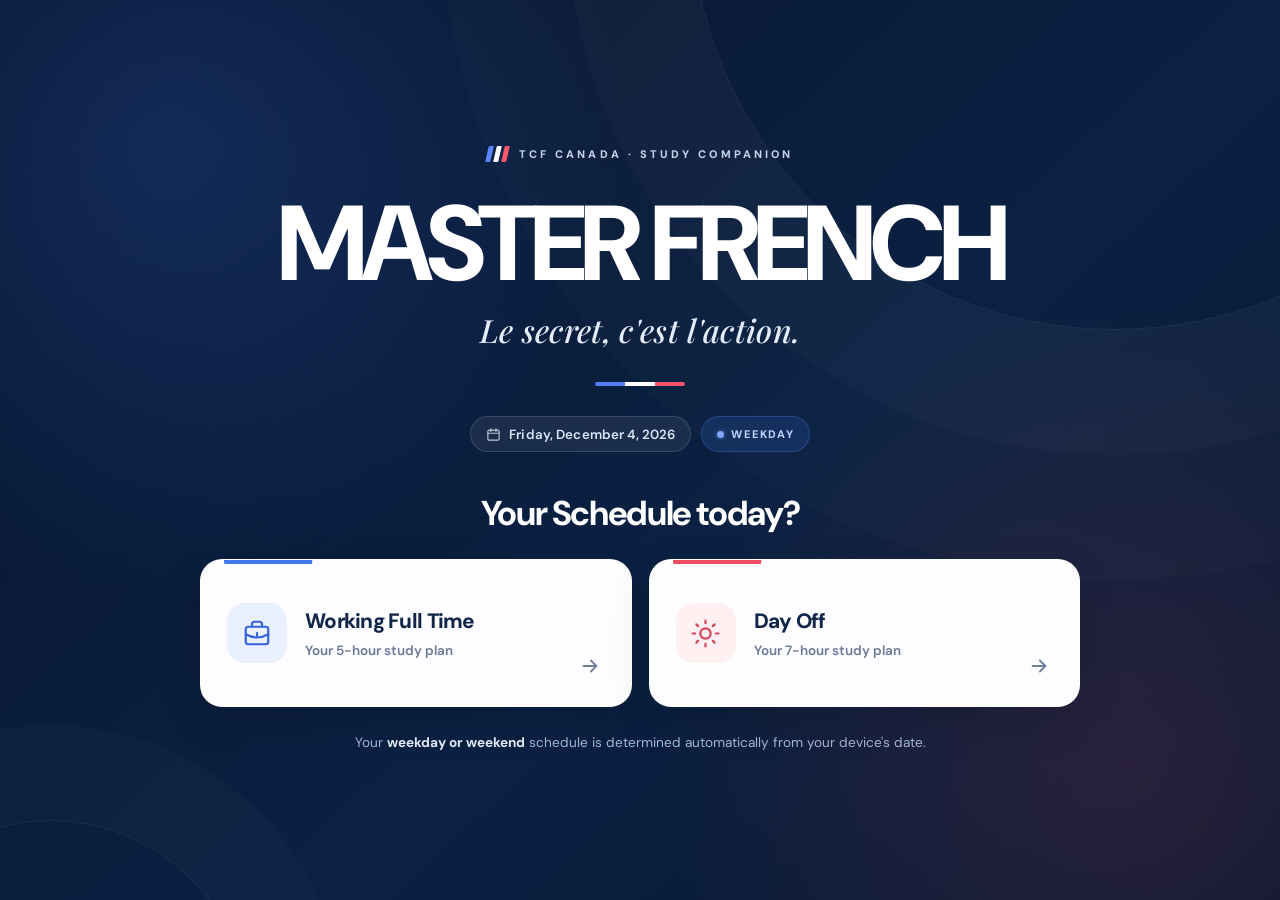
<file: index.html>
<!DOCTYPE html>
<html lang="en">
<head>
  <meta charset="UTF-8" />
  <meta name="viewport" content="width=device-width, initial-scale=1" />
  <meta name="theme-color" content="#091a37" />
  <meta name="description" content="Master French — your daily TCF Canada study companion." />
  <title>MASTER FRENCH | TCF Canada</title>
  <link rel="preconnect" href="https://fonts.googleapis.com" />
  <link rel="preconnect" href="https://fonts.gstatic.com" crossorigin />
  <link href="https://fonts.googleapis.com/css2?family=DM+Sans:wght@400;500;600;700;800&family=Playfair+Display:ital,wght@1,500;1,600&display=swap" rel="stylesheet" />
  <style>
    :root {
      color-scheme: dark;
      --navy: #091a37;
      --navy-soft: #102c55;
      --blue: #4377ee;
      --red: #f04d63;
      --white: #f9fbff;
      --muted: #b6c4de;
      --font: "DM Sans", system-ui, -apple-system, BlinkMacSystemFont, "Segoe UI", sans-serif;
    }

    *, *::before, *::after { box-sizing: border-box; }
    html { min-height: 100%; }
    body {
      min-height: 100vh;
      min-height: 100svh;
      margin: 0;
      background: var(--navy);
      color: var(--white);
      font-family: var(--font);
      -webkit-font-smoothing: antialiased;
    }

    .page {
      position: relative;
      display: grid;
      min-height: 100vh;
      min-height: 100svh;
      overflow: hidden;
      place-items: center;
      isolation: isolate;
      padding: clamp(28px, 5vw, 76px) 20px;
      background:
        radial-gradient(circle at 13% 16%, rgba(56, 106, 214, .23), transparent 34%),
        radial-gradient(circle at 88% 85%, rgba(240, 77, 99, .14), transparent 34%),
        linear-gradient(138deg, #07152d 0%, #0b2143 58%, #07172f 100%);
    }

    .page::before {
      content: "";
      position: absolute;
      z-index: -1;
      width: min(850px, 95vw);
      height: min(850px, 95vw);
      top: -520px;
      right: -260px;
      border: 1px solid rgba(255, 255, 255, .08);
      border-radius: 50%;
      box-shadow: 0 0 0 125px rgba(255,255,255,.018), 0 0 0 250px rgba(255,255,255,.012);
      pointer-events: none;
    }

    .page::after {
      content: "";
      position: absolute;
      z-index: -1;
      width: 400px;
      height: 400px;
      bottom: -320px;
      left: -150px;
      border: 1px solid rgba(255,255,255,.07);
      border-radius: 50%;
      box-shadow: 0 0 0 95px rgba(255,255,255,.016);
      pointer-events: none;
    }

    .content {
      width: min(100%, 880px);
      margin-inline: auto;
      text-align: center;
      animation: arrive .85s cubic-bezier(.16, 1, .3, 1) both;
    }

    .overline {
      display: inline-flex;
      align-items: center;
      gap: 11px;
      color: #c5d2ea;
      font-size: 11px;
      font-weight: 800;
      letter-spacing: .28em;
      text-transform: uppercase;
    }

    .flag {
      display: inline-flex;
      gap: 3px;
      transform: skewX(-13deg);
      height: 16px;
    }
    .flag i { width: 5px; display: block; border-radius: 1px; }
    .flag i:nth-child(1) { background: #5986ff; }
    .flag i:nth-child(2) { background: #fff; }
    .flag i:nth-child(3) { background: #fa5969; }

    h1 {
      margin: 24px 0 12px;
      color: #fff;
      font-size: clamp(3.3rem, 10vw, 6.65rem);
      font-weight: 800;
      line-height: .99;
      letter-spacing: -.065em;
      text-wrap: balance;
    }

    .slogan {
      margin: 0;
      color: #e4ebfa;
      font-family: "Playfair Display", Georgia, serif;
      font-size: clamp(1.35rem, 3.6vw, 2rem);
      font-style: italic;
      font-weight: 500;
      letter-spacing: .01em;
    }

    .tricolour {
      display: flex;
      width: 90px;
      height: 4px;
      margin: 31px auto 29px;
      overflow: hidden;
      border-radius: 999px;
    }
    .tricolour span { flex: 1; }
    .tricolour span:nth-child(1) { background: #527dff; }
    .tricolour span:nth-child(2) { background: #fff; }
    .tricolour span:nth-child(3) { background: #fc5368; }

    .date-line {
      display: flex;
      flex-wrap: wrap;
      align-items: center;
      justify-content: center;
      gap: 10px;
      min-height: 38px;
    }
    .date-pill, .day-pill {
      display: inline-flex;
      align-items: center;
      justify-content: center;
      min-height: 36px;
      border: 1px solid rgba(255,255,255,.13);
      border-radius: 999px;
      background: rgba(255,255,255,.065);
      padding: 7px 15px;
      color: #dce6f8;
      font-size: .83rem;
      font-weight: 600;
      letter-spacing: .01em;
    }
    .date-pill svg { margin-right: 8px; opacity: .85; }
    .day-pill {
      gap: 7px;
      border-color: rgba(92,140,255,.25);
      background: rgba(61,113,226,.17);
      color: #bcd1ff;
      font-size: .69rem;
      font-weight: 800;
      letter-spacing: .11em;
    }
    .day-pill::before {
      content: "";
      width: 7px;
      height: 7px;
      border-radius: 50%;
      background: #82a7ff;
      box-shadow: 0 0 0 3px rgba(130,167,255,.1);
    }
    .day-pill.weekend {
      color: #ffd3dc;
      border-color: rgba(240,77,99,.26);
      background: rgba(240,77,99,.13);
    }
    .day-pill.weekend::before { background: #ff8494; box-shadow: 0 0 0 3px rgba(255,132,148,.1); }

    h2 {
      margin: 38px 0 23px;
      color: #fff;
      font-size: clamp(1.5rem, 4vw, 2.15rem);
      font-weight: 700;
      letter-spacing: -.04em;
    }

    .choices {
      display: grid;
      grid-template-columns: repeat(2, minmax(0, 1fr));
      gap: 17px;
      text-align: left;
    }

    .choice {
      position: relative;
      display: flex;
      align-items: center;
      gap: 18px;
      min-height: 148px;
      padding: 26px;
      overflow: hidden;
      border: 1px solid rgba(255,255,255,.95);
      border-radius: 22px;
      background: #fdfdff;
      box-shadow: 0 15px 42px rgba(0, 0, 0, .13);
      color: #12264a;
      text-decoration: none;
      transition: transform .35s cubic-bezier(.2, .9, .2, 1), box-shadow .35s ease, border-color .25s ease;
      -webkit-tap-highlight-color: transparent;
    }
    .choice::before {
      content: "";
      position: absolute;
      height: 4px;
      top: 0;
      left: 23px;
      right: 23px;
      border-radius: 0 0 999px 999px;
      transform: scaleX(.23);
      transform-origin: left;
      transition: transform .38s cubic-bezier(.2, .9, .2, 1);
    }
    .choice.work::before { background: var(--blue); }
    .choice.holiday::before { background: var(--red); }
    .choice:hover, .choice:focus-visible {
      transform: translateY(-6px);
      border-color: rgba(255,255,255,.95);
      box-shadow: 0 27px 58px rgba(0,0,0,.25);
    }
    .choice:hover::before, .choice:focus-visible::before { transform: scaleX(1); }
    .choice:active { transform: translateY(-1px) scale(.985); transition-duration: .1s; }
    .choice:focus-visible { outline: 3px solid #91b0ff; outline-offset: 5px; }

    .icon-wrap {
      display: grid;
      width: 60px;
      height: 60px;
      flex: 0 0 60px;
      place-items: center;
      border-radius: 18px;
      transition: transform .3s cubic-bezier(.2,.9,.2,1);
    }
    .choice:hover .icon-wrap { transform: rotate(-5deg) scale(1.07); }
    .work .icon-wrap { background: #eaf0ff; color: #3565d8; }
    .holiday .icon-wrap { background: #fff0f2; color: #d94258; }

    .choice-copy { min-width: 0; flex: 1; }
    .choice-name {
      display: block;
      font-size: clamp(1.08rem, 2.6vw, 1.3rem);
      font-weight: 800;
      line-height: 1.25;
      letter-spacing: -.035em;
    }
    .choice-desc {
      display: block;
      margin-top: 8px;
      color: #697994;
      font-size: .84rem;
      font-weight: 600;
    }
    .arrow {
      display: grid;
      place-items: center;
      width: 29px;
      height: 29px;
      flex: 0 0 auto;
      align-self: flex-end;
      border-radius: 50%;
      color: #71809a;
      transition: transform .28s ease, color .28s ease;
    }
    .choice:hover .arrow { transform: translateX(4px); color: #132d58; }

    .footnote {
      margin: 25px 0 0;
      color: #a5b9d8;
      font-size: .85rem;
      line-height: 1.6;
    }
    .footnote strong { color: #e6edfa; font-weight: 700; }

    @keyframes arrive {
      from { opacity: 0; transform: translateY(25px); }
      to { opacity: 1; transform: translateY(0); }
    }

    @media (max-width: 650px) {
      .page { padding: 36px 20px 43px; }
      .overline { font-size: 10px; letter-spacing: .22em; }
      h1 { margin-top: 22px; font-size: clamp(3.2rem, 13vw, 5rem); }
      .tricolour { margin: 25px auto; }
      h2 { margin: 31px 0 19px; }
      .choices { grid-template-columns: 1fr; gap: 13px; }
      .choice { min-height: 114px; padding: 19px 20px; border-radius: 19px; }
      .icon-wrap { width: 54px; height: 54px; flex-basis: 54px; border-radius: 16px; }
      .footnote { margin-top: 21px; }
    }

    @media (max-width: 360px) {
      .choice { gap: 12px; padding: 15px; }
      .icon-wrap { width: 48px; height: 48px; flex-basis: 48px; }
      .arrow { width: 20px; }
    }

    @media (prefers-reduced-motion: reduce) {
      *, *::before, *::after { animation-duration: .01ms !important; transition-duration: .01ms !important; }
    }
  </style>
</head>
<body>
  <main class="page">
    <section class="content" aria-labelledby="main-title">
      <div class="overline">
        <span class="flag" aria-hidden="true"><i></i><i></i><i></i></span>
        TCF CANADA · STUDY COMPANION
      </div>

      <h1 id="main-title">MASTER FRENCH</h1>
      <p class="slogan" lang="fr">Le secret, c'est l'action.</p>
      <div class="tricolour" aria-hidden="true"><span></span><span></span><span></span></div>

      <div class="date-line" aria-live="polite" aria-atomic="true">
        <span class="date-pill">
          <svg width="15" height="15" viewBox="0 0 24 24" fill="none" stroke="currentColor" stroke-width="1.8" stroke-linecap="round" stroke-linejoin="round" aria-hidden="true">
            <rect x="3" y="5" width="18" height="16" rx="2"/><path d="M16 3v4M8 3v4M3 10h18"/>
          </svg>
          <span id="today-date">Checking your date…</span>
        </span>
        <span class="day-pill" id="day-type">TODAY</span>
      </div>

      <h2>Your Schedule today?</h2>

      <nav class="choices" aria-label="Choose today's schedule">
        <a class="choice work" href="./work/index.html">
          <span class="icon-wrap" aria-hidden="true">
            <svg width="30" height="30" viewBox="0 0 24 24" fill="none" stroke="currentColor" stroke-width="1.75" stroke-linecap="round" stroke-linejoin="round">
              <rect x="3" y="7" width="18" height="14" rx="2"/><path d="M8 7V5a2 2 0 0 1 2-2h4a2 2 0 0 1 2 2v2M3 13a18 18 0 0 0 18 0M12 12v3"/>
            </svg>
          </span>
          <span class="choice-copy">
            <span class="choice-name">Working Full Time</span>
            <span class="choice-desc">Your 5-hour study plan</span>
          </span>
          <span class="arrow" aria-hidden="true">
            <svg width="22" height="22" viewBox="0 0 24 24" fill="none" stroke="currentColor" stroke-width="2" stroke-linecap="round" stroke-linejoin="round"><path d="M5 12h14m-6-6 6 6-6 6"/></svg>
          </span>
        </a>

        <a class="choice holiday" href="./holiday/index.html">
          <span class="icon-wrap" aria-hidden="true">
            <svg width="31" height="31" viewBox="0 0 24 24" fill="none" stroke="currentColor" stroke-width="1.7" stroke-linecap="round" stroke-linejoin="round">
              <circle cx="12" cy="12" r="4"/><path d="M12 2v2m0 16v2M4.93 4.93l1.42 1.42m11.3 11.3 1.42 1.42M2 12h2m16 0h2M4.93 19.07l1.42-1.42m11.3-11.3 1.42-1.42"/>
            </svg>
          </span>
          <span class="choice-copy">
            <span class="choice-name">Day Off</span>
            <span class="choice-desc">Your 7-hour study plan</span>
          </span>
          <span class="arrow" aria-hidden="true">
            <svg width="22" height="22" viewBox="0 0 24 24" fill="none" stroke="currentColor" stroke-width="2" stroke-linecap="round" stroke-linejoin="round"><path d="M5 12h14m-6-6 6 6-6 6"/></svg>
          </span>
        </a>
      </nav>

      <p class="footnote">Your <strong>weekday or weekend</strong> schedule is determined automatically from your device's date.</p>
    </section>
  </main>

  <script>
    (() => {
      const dateElement = document.getElementById('today-date');
      const dayTypeElement = document.getElementById('day-type');

      function refreshDate() {
        const now = new Date(); // Uses the device's own date and time zone.
        const isWeekend = now.getDay() === 0 || now.getDay() === 6;
        dateElement.textContent = new Intl.DateTimeFormat('en-CA', {
          weekday: 'long', month: 'long', day: 'numeric', year: 'numeric'
        }).format(now);
        dayTypeElement.textContent = isWeekend ? 'WEEKEND' : 'WEEKDAY';
        dayTypeElement.classList.toggle('weekend', isWeekend);
      }

      refreshDate();
      // Refreshes if the tab stays open past midnight or the device clock changes.
      setInterval(refreshDate, 60_000);
      window.addEventListener('focus', refreshDate);
      document.addEventListener('visibilitychange', () => {
        if (!document.hidden) refreshDate();
      });
    })();
  </script>
</body>
</html>
</file>
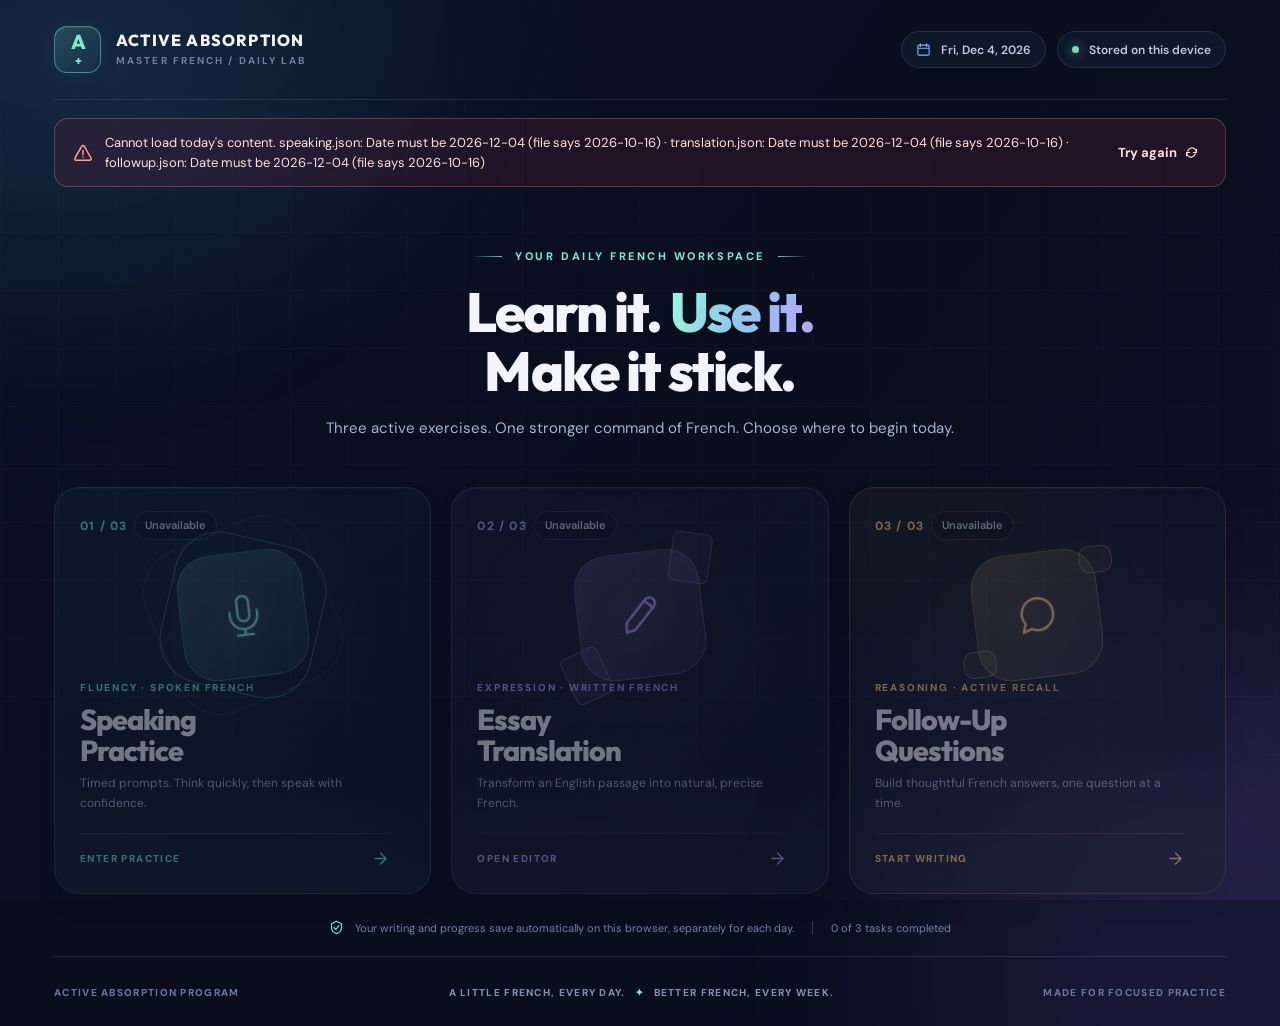
<file: aap/index.html>
<!DOCTYPE html>
<html lang="en">
<head>
  <meta charset="UTF-8">
  <meta name="viewport" content="width=device-width, initial-scale=1.0">
  <meta name="color-scheme" content="dark">
  <meta name="theme-color" content="#0b1020">
  <meta name="description" content="Active Absorption: daily French speaking, translation, and written follow-up practice for TCF preparation.">
  <title>Active Absorption | Master French</title>
  <link rel="preconnect" href="https://fonts.googleapis.com">
  <link rel="preconnect" href="https://fonts.gstatic.com" crossorigin>
  <link href="https://fonts.googleapis.com/css2?family=DM+Sans:wght@400;500;600;700&family=Outfit:wght@400;500;600;700;800&display=swap" rel="stylesheet">
  <link rel="stylesheet" href="style.css">
  <script src="app.js" defer></script>
</head>
<body>
  <!-- Reusable inline icons. No icon library or server is required. -->
  <svg class="icon-sprite" aria-hidden="true" xmlns="http://www.w3.org/2000/svg">
    <symbol id="icon-arrow-left" viewBox="0 0 24 24"><path d="m12 19-7-7 7-7M5 12h14"/></symbol>
    <symbol id="icon-arrow-right" viewBox="0 0 24 24"><path d="M5 12h14m-7-7 7 7-7 7"/></symbol>
    <symbol id="icon-mic" viewBox="0 0 24 24"><rect x="9" y="2" width="6" height="13" rx="3"/><path d="M5 10v2a7 7 0 0 0 14 0v-2M12 19v3m-4 0h8"/></symbol>
    <symbol id="icon-pen" viewBox="0 0 24 24"><path d="m15 5 4 4M4 20l4.5-1 10.7-10.7a2.8 2.8 0 0 0-4-4L4.5 15 4 20Z"/></symbol>
    <symbol id="icon-message" viewBox="0 0 24 24"><path d="M20 11.5a8 8 0 0 1-8 8c-1.3 0-2.6-.3-3.7-.9L4 20l1.4-4.3A8 8 0 1 1 20 11.5Z"/></symbol>
    <symbol id="icon-volume" viewBox="0 0 24 24"><path d="M5 9H2v6h3l5 4V5L5 9Zm9-.5a5 5 0 0 1 0 7m3-10a9 9 0 0 1 0 13"/></symbol>
    <symbol id="icon-check" viewBox="0 0 24 24"><path d="m4 12 5 5L20 6"/></symbol>
    <symbol id="icon-calendar" viewBox="0 0 24 24"><rect x="3" y="5" width="18" height="16" rx="2"/><path d="M7 3v4m10-4v4M3 10h18"/></symbol>
    <symbol id="icon-download" viewBox="0 0 24 24"><path d="M12 3v13m-5-5 5 5 5-5M4 17v4h16v-4"/></symbol>
    <symbol id="icon-play" viewBox="0 0 24 24"><path d="m8 5 12 7-12 7V5Z"/></symbol>
    <symbol id="icon-lock" viewBox="0 0 24 24"><rect x="5" y="10" width="14" height="11" rx="2"/><path d="M8 10V7a4 4 0 0 1 8 0v3"/></symbol>
    <symbol id="icon-sparkles" viewBox="0 0 24 24"><path d="m12 2 2.3 6.7L21 11l-6.7 2.3L12 20l-2.3-6.7L3 11l6.7-2.3L12 2ZM19 17l.7 2.3L22 20l-2.3.7L19 23l-.7-2.3L16 20l2.3-.7L19 17Z"/></symbol>
    <symbol id="icon-headphones" viewBox="0 0 24 24"><path d="M4 14v-3a8 8 0 0 1 16 0v3M4 14h3v7H5a2 2 0 0 1-2-2v-3a2 2 0 0 1 1-2Zm16 0h-3v7h2a2 2 0 0 0 2-2v-3a2 2 0 0 0-1-2Z"/></symbol>
    <symbol id="icon-chevron-right" viewBox="0 0 24 24"><path d="m9 5 7 7-7 7"/></symbol>
    <symbol id="icon-clock" viewBox="0 0 24 24"><circle cx="12" cy="12" r="9"/><path d="M12 7v5l3 2"/></symbol>
    <symbol id="icon-book" viewBox="0 0 24 24"><path d="M12 6c-3-2-6-2-9-1v14c3-1 6-1 9 1 3-2 6-2 9-1V5c-3-1-6-1-9 1Zm0 0v14"/></symbol>
    <symbol id="icon-shield" viewBox="0 0 24 24"><path d="m12 2 8 4v6c0 5-3.4 8.3-8 10-4.6-1.7-8-5-8-10V6l8-4Zm-4 10 3 3 5-6"/></symbol>
    <symbol id="icon-info" viewBox="0 0 24 24"><circle cx="12" cy="12" r="9"/><path d="M12 11v6m0-10v.2"/></symbol>
    <symbol id="icon-home" viewBox="0 0 24 24"><path d="m3 10 9-7 9 7v10H3V10Zm6 10v-7h6v7"/></symbol>
    <symbol id="icon-refresh" viewBox="0 0 24 24"><path d="M20 7v5h-5M4 17v-5h5m-3-2a7 7 0 0 1 12-3l2 5M4 12l2 5a7 7 0 0 0 12-3"/></symbol>
    <symbol id="icon-check-circle" viewBox="0 0 24 24"><circle cx="12" cy="12" r="9"/><path d="m8 12 3 3 5-6"/></symbol>
    <symbol id="icon-alert" viewBox="0 0 24 24"><path d="M10.4 4a1.8 1.8 0 0 1 3.2 0l8 14a1.8 1.8 0 0 1-1.6 2.7H4a1.8 1.8 0 0 1-1.6-2.7l8-14ZM12 9v5m0 3v.2"/></symbol>
  </svg>

  <div class="ambient ambient-one" aria-hidden="true"></div>
  <div class="ambient ambient-two" aria-hidden="true"></div>
  <div class="ambient ambient-grid" aria-hidden="true"></div>

  <div class="app-shell" id="appShell">
    <!-- Persistent application header -->
    <header class="topbar">
      <a class="brand" href="../index.html" aria-label="Back to Master French homepage">
        <span class="brand-mark" aria-hidden="true">A<span>+</span></span>
        <span class="brand-copy">
          <strong>ACTIVE ABSORPTION</strong>
          <small>MASTER FRENCH / DAILY LAB</small>
        </span>
      </a>
      <div class="topbar-meta">
        <span class="date-pill"><svg class="icon"><use href="#icon-calendar"/></svg><time id="currentDate">Today</time></span>
        <span class="storage-pill"><span class="status-dot" aria-hidden="true"></span><span id="globalSaveStatus" role="status" aria-live="polite">Stored on this device</span></span>
      </div>
    </header>

    <!-- Non-blocking error banner; appears when a daily data file cannot be loaded. -->
    <aside class="global-alert" id="loadError" role="alert" hidden>
      <svg class="icon"><use href="#icon-alert"/></svg>
      <span id="loadErrorText">We couldn't load today's practice files.</span>
      <button type="button" id="retryLoadButton" class="text-button">Try again <svg class="icon"><use href="#icon-refresh"/></svg></button>
    </aside>

    <main id="mainContent">
      <!-- ========== CHOOSE A TASK ========== -->
      <section id="viewHome" class="view view-home" data-view="home" aria-labelledby="homeHeading">
        <div class="home-intro">
          <div class="eyebrow"><span class="eyebrow-line"></span> YOUR DAILY FRENCH WORKSPACE <span class="eyebrow-line"></span></div>
          <h1 id="homeHeading">Learn it. <span class="text-gradient">Use it.</span><br>Make it stick.</h1>
          <p>Three active exercises. One stronger command of French. Choose where to begin today.</p>
        </div>

        <div class="task-grid" aria-label="Choose one of three practice tasks">
          <button type="button" class="task-card task-card-speaking" data-open-task="speaking" aria-label="Open Speaking Practice">
            <span class="task-card-upper"><span class="task-index">01 / 03</span><span class="task-state" id="homeSpeakingStatus">Not started</span></span>
            <span class="task-art task-art-speaking" aria-hidden="true"><svg class="icon"><use href="#icon-mic"/></svg><span class="art-orbit art-orbit-one"></span><span class="art-orbit art-orbit-two"></span></span>
            <span class="task-card-bottom"><span class="task-category">FLUENCY · SPOKEN FRENCH</span><strong>Speaking<br>Practice</strong><span class="task-description">Timed prompts. Think quickly, then speak with confidence.</span><span class="task-card-action">ENTER PRACTICE <svg class="icon"><use href="#icon-arrow-right"/></svg></span></span>
          </button>
          <button type="button" class="task-card task-card-translation" data-open-task="translation" aria-label="Open Essay Translation">
            <span class="task-card-upper"><span class="task-index">02 / 03</span><span class="task-state" id="homeTranslationStatus">Not started</span></span>
            <span class="task-art task-art-translation" aria-hidden="true"><svg class="icon"><use href="#icon-pen"/></svg><span class="art-paper art-paper-one"></span><span class="art-paper art-paper-two"></span></span>
            <span class="task-card-bottom"><span class="task-category">EXPRESSION · WRITTEN FRENCH</span><strong>Essay<br>Translation</strong><span class="task-description">Transform an English passage into natural, precise French.</span><span class="task-card-action">OPEN EDITOR <svg class="icon"><use href="#icon-arrow-right"/></svg></span></span>
          </button>
          <button type="button" class="task-card task-card-followup" data-open-task="followup" aria-label="Open Follow-Up Questions">
            <span class="task-card-upper"><span class="task-index">03 / 03</span><span class="task-state" id="homeFollowupStatus">Not started</span></span>
            <span class="task-art task-art-followup" aria-hidden="true"><svg class="icon"><use href="#icon-message"/></svg><span class="art-bubble art-bubble-one"></span><span class="art-bubble art-bubble-two"></span></span>
            <span class="task-card-bottom"><span class="task-category">REASONING · ACTIVE RECALL</span><strong>Follow-Up<br>Questions</strong><span class="task-description">Build thoughtful French answers, one question at a time.</span><span class="task-card-action">START WRITING <svg class="icon"><use href="#icon-arrow-right"/></svg></span></span>
          </button>
        </div>
        <div class="home-footer"><svg class="icon"><use href="#icon-shield"/></svg><span>Your writing and progress save automatically on this browser, separately for each day.</span><span class="footer-divider" aria-hidden="true"></span><span id="homeCompletedCount">0 of 3 tasks completed</span></div>
      </section>

      <!-- ========== TASK 1: SPEAKING PRACTICE ========== -->
      <section id="viewSpeaking" class="view view-workspace view-speaking" data-view="speaking" aria-labelledby="speakingHeading" hidden>
        <div class="workspace-header">
          <button class="back-button" type="button" data-go-home><svg class="icon"><use href="#icon-arrow-left"/></svg><span>ALL TASKS</span></button>
          <span class="workspace-number">EXERCISE 01 <span>/</span> 03</span>
        </div>
        <div class="workspace-heading-row">
          <div><div class="eyebrow eyebrow-left">SPEAK CLEARLY. THINK IN FRENCH.</div><h1 id="speakingHeading">Speaking <span class="text-gradient">Practice.</span></h1><p>Read, gather your thoughts, and deliver your answer aloud.</p></div>
          <div class="workspace-side-note"><svg class="icon"><use href="#icon-headphones"/></svg><span>AUDIO RECORDED<br>ON YOUR PHONE</span></div>
        </div>

        <!-- Nothing from the first question is visible before Start. -->
        <article id="speakingIntro" class="speaking-panel speaking-intro" aria-labelledby="speakingIntroHeading">
          <span class="session-icon"><svg class="icon"><use href="#icon-lock"/></svg></span>
          <span class="panel-kicker">YOUR SESSION IS READY</span>
          <h2 id="speakingIntroHeading">Ready when you are.</h2>
          <p>Your questions stay hidden until you begin. Each prompt has a dedicated reading period, followed automatically by speaking time. You cannot go back or preview the next question.</p>
          <div class="session-facts"><span><svg class="icon"><use href="#icon-book"/></svg><strong id="speakingIntroCount">—</strong> QUESTIONS</span><span><svg class="icon"><use href="#icon-clock"/></svg> TIMED PRACTICE</span><span><svg class="icon"><use href="#icon-volume"/></svg> FRENCH PLAYBACK</span></div>
          <div class="phone-reminder"><svg class="icon"><use href="#icon-info"/></svg><span><strong>Before you start:</strong> Turn on the voice recorder on your phone. This website does not record your voice.</span></div>
          <button type="button" id="beginSpeakingSession" class="button button-primary button-large"><svg class="icon"><use href="#icon-play"/></svg> START SPEAKING SESSION <svg class="icon end-icon"><use href="#icon-arrow-right"/></svg></button>
          <span class="micro-note">Starting reveals Question 1 and begins its reading timer.</span>
        </article>

        <article id="speakingLive" class="speaking-panel speaking-live" aria-label="Current speaking question" hidden>
          <div class="session-progress-top"><span class="panel-kicker">QUESTION <strong id="speakingQuestionNumber">1</strong> OF <strong id="speakingQuestionTotal">—</strong></span><span id="speakingPhaseLabel" class="phase-tag">READING TIME</span></div>
          <div class="question-progress" id="speakingProgressSegments" aria-label="Question progress"></div>
          <div class="question-content"><span class="question-overline">VOTRE QUESTION</span><div class="question-and-sound"><h2 id="speakingQuestionText" lang="fr" aria-live="polite"></h2><button type="button" id="playSpeakingQuestion" class="sound-button" aria-label="Read this question aloud in French" title="Hear the question in French"><svg class="icon"><use href="#icon-volume"/></svg></button></div><span id="speakingVoiceStatus" class="voice-hint" role="status" aria-live="polite">Select the speaker icon to hear the question.</span></div>
          <div class="countdown-zone"><div class="timer-dial"><svg viewBox="0 0 200 200" class="timer-ring" aria-hidden="true"><circle class="timer-track" cx="100" cy="100" r="87"/><circle id="speakingTimerRing" class="timer-progress" cx="100" cy="100" r="87"/></svg><div class="timer-inside"><time id="speakingTimer" class="timer-digits" aria-label="Time remaining">00:00</time><span id="speakingTimerCaption" class="timer-caption">TIME TO READ</span></div></div><p id="speakingInstructions" class="timer-help" aria-live="polite">Read the prompt. Speaking time begins automatically when the reading timer finishes.</p></div>
          <div class="session-controls"><span id="speakingAdvanceHint" class="control-hint"><svg class="icon"><use href="#icon-lock"/></svg> Next prompt is locked until time runs out.</span><button type="button" id="nextSpeakingQuestion" class="button button-primary" hidden> NEXT QUESTION <svg class="icon"><use href="#icon-arrow-right"/></svg></button><button type="button" id="finishSpeakingSession" class="button button-primary" hidden> FINISH SESSION <svg class="icon"><use href="#icon-check"/></svg></button></div>
        </article>

        <article id="speakingComplete" class="speaking-panel speaking-complete" hidden>
          <div class="complete-symbol"><svg class="icon"><use href="#icon-check-circle"/></svg></div>
          <span class="panel-kicker">SESSION COMPLETE</span>
          <h2>Strong work. Session finished.</h2>
          <p>Stop the recording on your phone and save it. Submit that audio to your AI agent for pronunciation, fluency, grammar, and vocabulary feedback.</p>
          <div class="complete-steps"><span><svg class="icon"><use href="#icon-check"/></svg> Stop recording</span><span><svg class="icon"><use href="#icon-check"/></svg> Save audio</span><span><svg class="icon"><use href="#icon-check"/></svg> Analyze with AI agent</span></div>
          <button type="button" class="button button-secondary" data-go-home><svg class="icon"><use href="#icon-home"/></svg> RETURN TO ALL TASKS</button>
        </article>
      </section>

      <!-- ========== TASK 2: ENGLISH TO FRENCH ESSAY ========== -->
      <section id="viewTranslation" class="view view-workspace view-translation" data-view="translation" aria-labelledby="translationHeading" hidden>
        <div class="workspace-header"><button class="back-button" type="button" data-go-home><svg class="icon"><use href="#icon-arrow-left"/></svg><span>ALL TASKS</span></button><span class="workspace-number">EXERCISE 02 <span>/</span> 03</span></div>
        <div class="workspace-heading-row workspace-heading-actions"><div><div class="eyebrow eyebrow-left">READ IN ENGLISH. THINK IN FRENCH.</div><h1 id="translationHeading">Essay <span class="text-gradient">Translation.</span></h1><p>Translate the passage naturally, using every target word below.</p></div><button type="button" id="downloadTranslation" class="button button-primary"><svg class="icon"><use href="#icon-download"/></svg> DOWNLOAD .TXT</button></div>
        <div class="translation-layout">
          <article class="text-pane source-pane" aria-labelledby="sourceHeading"><div class="pane-header"><span class="pane-label"><span class="language-tag">EN</span> ORIGINAL PASSAGE</span><span id="englishWordCount" class="pane-meta">— WORDS</span></div><div class="pane-inner"><h2 id="sourceHeading">English source</h2><div id="englishEssay" class="essay-source" lang="en">Your English paragraph will load here.</div></div><div class="pane-footer"><svg class="icon"><use href="#icon-book"/></svg> Read for meaning before translating.</div></article>
          <article class="text-pane editor-pane" aria-labelledby="editorHeading"><div class="pane-header"><span class="pane-label"><span class="language-tag language-tag-fr">FR</span> YOUR TRANSLATION</span><span id="translationSaveStatus" class="pane-meta" role="status" aria-live="polite">READY TO WRITE</span></div><div class="pane-inner editor-inner"><h2 id="editorHeading">Your French version</h2><label for="frenchTranslation" class="sr-only">Type your French translation of the English essay</label><textarea id="frenchTranslation" class="translation-input" lang="fr" spellcheck="true" autocapitalize="sentences" autocomplete="off" placeholder="Commencez à écrire votre traduction ici…"></textarea></div><div class="pane-footer"><svg class="icon"><use href="#icon-pen"/></svg><span>Saved automatically on this device.</span><span id="translationWordCount" class="editor-word-count">0 WORDS</span></div></article>
        </div>
        <div class="vocab-tray" aria-labelledby="vocabHeading"><div class="vocab-tray-label"><span class="vocab-icon"><svg class="icon"><use href="#icon-sparkles"/></svg></span><div><h2 id="vocabHeading">WORDS TO USE</h2><p>Include these in your translation</p></div></div><ul id="requiredWords" class="vocab-list" lang="fr" aria-label="Required French vocabulary"></ul></div>
      </section>

      <!-- ========== TASK 3: FOLLOW-UP QUESTIONS ========== -->
      <section id="viewFollowup" class="view view-workspace view-followup" data-view="followup" aria-labelledby="followupHeading" hidden>
        <div class="workspace-header"><button class="back-button" type="button" data-go-home><svg class="icon"><use href="#icon-arrow-left"/></svg><span>ALL TASKS</span></button><span class="workspace-number">EXERCISE 03 <span>/</span> 03</span></div>
        <div class="workspace-heading-row workspace-heading-actions"><div><div class="eyebrow eyebrow-left">REFLECT. EXPLAIN. EXPRESS.</div><h1 id="followupHeading">Follow-Up <span class="text-gradient">Questions.</span></h1><p>Form complete answers in French. Your work saves as you type.</p></div><button type="button" id="downloadFollowup" class="button button-primary"><svg class="icon"><use href="#icon-download"/></svg> DOWNLOAD ANSWERS</button></div>
        <div class="followup-summary"><div class="summary-icon"><svg class="icon"><use href="#icon-message"/></svg></div><div class="summary-copy"><strong id="followupTitle">Today's reflection</strong><span id="followupSubtitle">Consider each question before answering in your own words.</span></div><div class="summary-counter"><strong id="followupAnsweredCount">0 / 0</strong><span>ANSWERED</span></div></div>
        <div id="followupQuestions" class="followup-list" aria-label="French follow-up questions"></div>
        <template id="followupQuestionTemplate"><article class="followup-item" data-followup-item><div class="followup-item-heading"><span class="followup-item-number" data-question-number>01</span><label class="followup-item-question" data-question-label lang="fr"></label><span class="followup-item-check" data-question-check aria-label="Question answered"><svg class="icon"><use href="#icon-check"/></svg></span></div><textarea class="followup-answer" data-followup-answer lang="fr" spellcheck="true" autocapitalize="sentences" autocomplete="off" rows="4" placeholder="Écrivez votre réponse en français…"></textarea><div class="followup-item-footer"><span data-question-save>Saved automatically</span><span data-question-words>0 words</span></div></article></template>
        <div class="followup-bottom-note"><svg class="icon"><use href="#icon-shield"/></svg><span>Your answers stay in this browser for today unless you download them.</span></div>
      </section>
    </main>

    <footer class="app-footer"><span>ACTIVE ABSORPTION PROGRAM</span><span class="app-footer-middle">A LITTLE FRENCH, EVERY DAY. <span aria-hidden="true">✦</span> BETTER FRENCH, EVERY WEEK.</span><span>MADE FOR FOCUSED PRACTICE</span></footer>
  </div>
  <div id="toast" class="toast" role="status" aria-live="polite" hidden><svg class="icon"><use href="#icon-check-circle"/></svg><span id="toastMessage"></span></div>
</body>
</html>
</file>
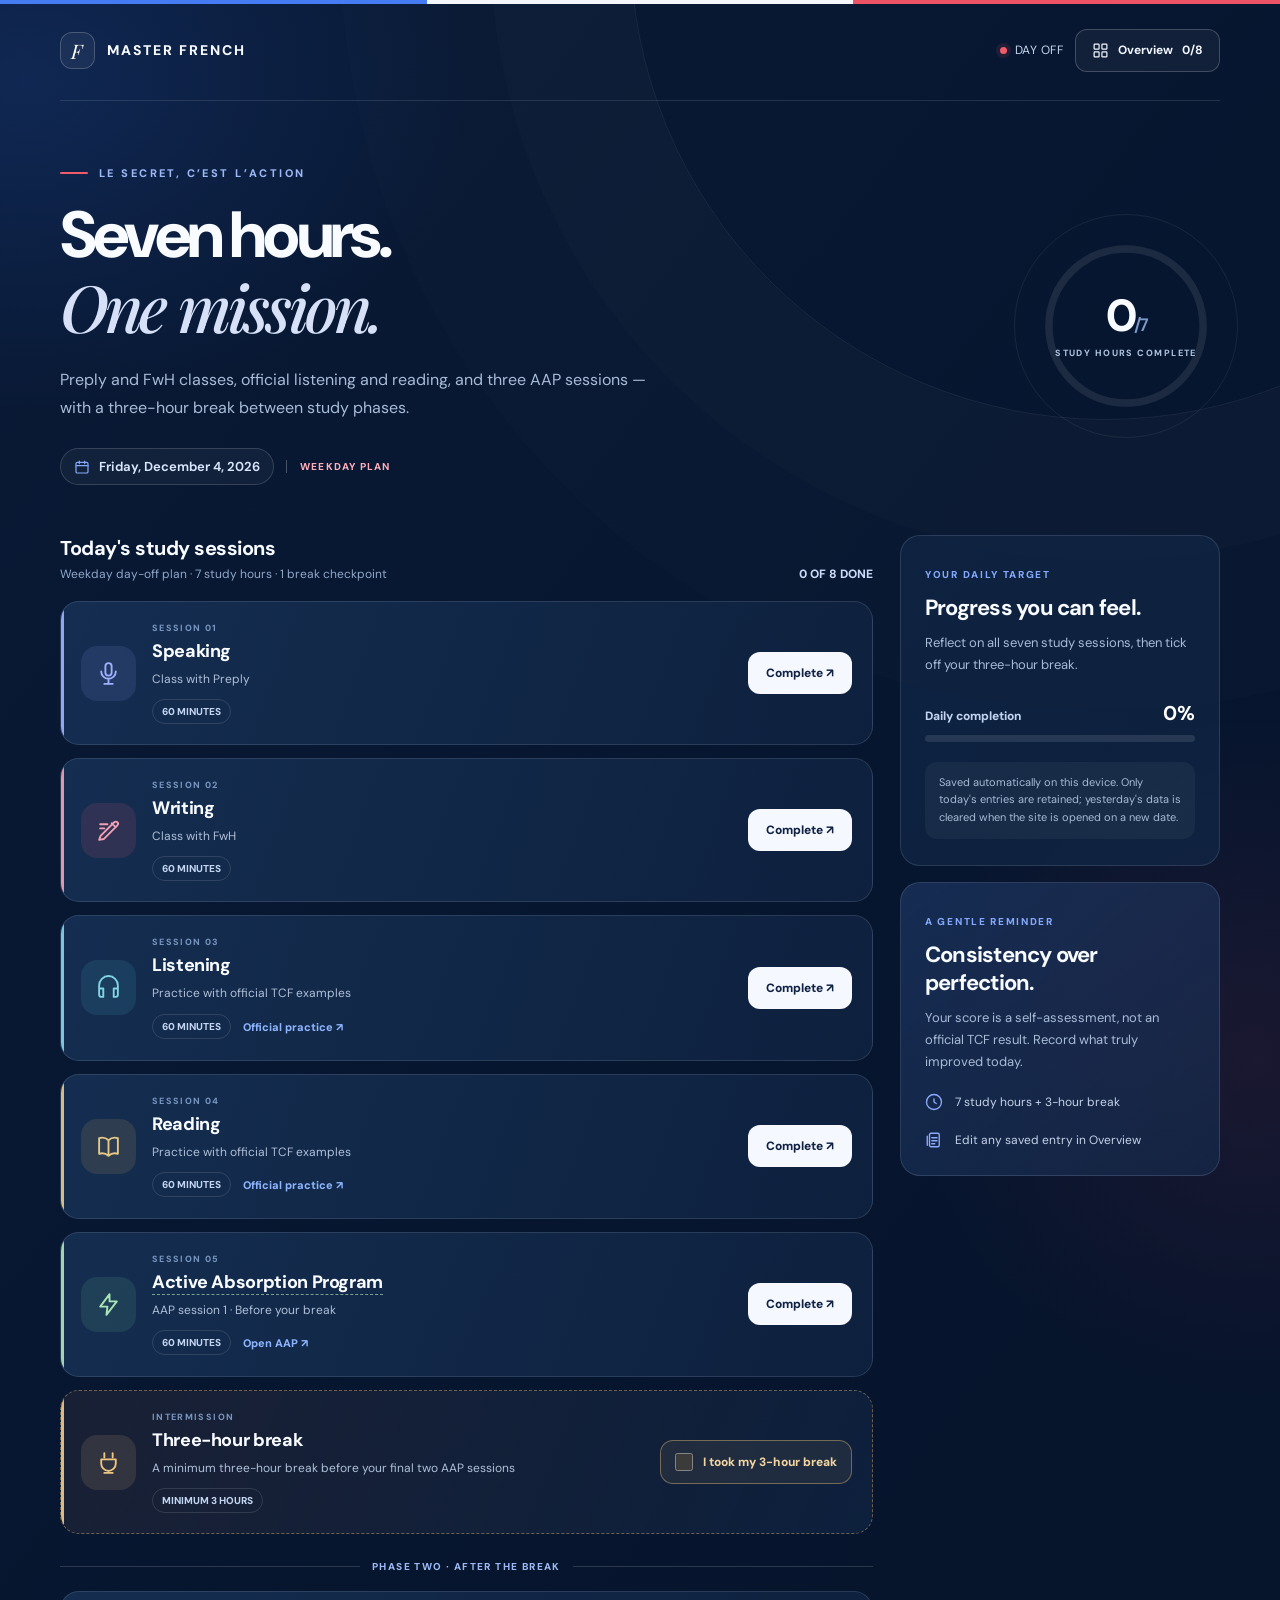
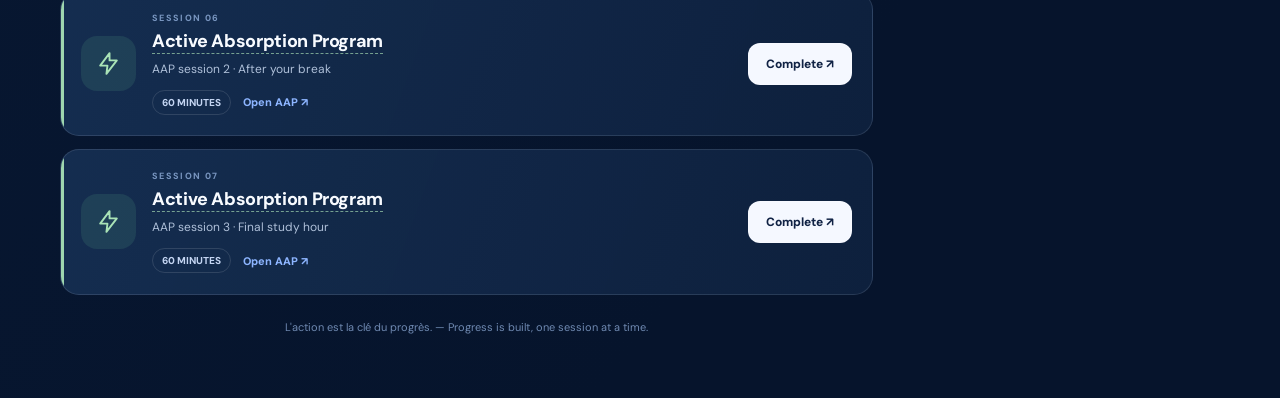
<file: holiday/index.html>
<!DOCTYPE html>
<html lang="en">
<head>
  <meta charset="UTF-8" />
  <meta name="viewport" content="width=device-width, initial-scale=1" />
  <meta name="theme-color" content="#091a37" />
  <meta name="description" content="MASTER FRENCH — seven-hour TCF Canada day-off study schedule." />
  <title>Day Off | MASTER FRENCH</title>
  <link rel="preconnect" href="https://fonts.googleapis.com" />
  <link rel="preconnect" href="https://fonts.gstatic.com" crossorigin />
  <link href="https://fonts.googleapis.com/css2?family=DM+Sans:wght@400;500;600;700;800&family=Playfair+Display:ital,wght@0,500;1,500;1,600&display=swap" rel="stylesheet" />
  <style>
    :root {
      color-scheme: dark;
      --navy: #091a37;
      --midnight: #07152e;
      --navy-soft: #122b51;
      --panel: #122a4a;
      --line: rgba(227,237,255,.12);
      --white: #f8fbff;
      --muted: #a8bbd7;
      --blue: #4b82fa;
      --red: #f15a69;
      --mint: #6fe0b2;
      --font: "DM Sans", system-ui, -apple-system, BlinkMacSystemFont, "Segoe UI", sans-serif;
    }
    *, *::before, *::after { box-sizing: border-box; }
    html { min-height: 100%; scroll-behavior: smooth; }
    body { margin: 0; min-height: 100vh; background: var(--midnight); color: var(--white); font-family: var(--font); -webkit-font-smoothing: antialiased; }
    button, a, textarea { font: inherit; }
    button { cursor: pointer; }
    a { color: inherit; }
    button:focus-visible, a:focus-visible, textarea:focus-visible, input:focus-visible { outline: 3px solid #86aaff; outline-offset: 3px; }
    .screen { min-height: 100vh; padding: 0 24px 64px; isolation: isolate; position: relative; overflow: hidden; background: radial-gradient(ellipse 620px 460px at 2% 4%, rgba(54,111,236,.16), transparent 72%), radial-gradient(ellipse 460px 460px at 98% 53%, rgba(223,58,92,.095), transparent 75%), linear-gradient(128deg, #091a36, #06142c 76%); }
    .screen::before { content: ""; position: absolute; z-index:-1; top:-530px; right:-300px; width:950px; height:950px; border:1px solid rgba(255,255,255,.07); border-radius:50%; box-shadow:0 0 0 140px rgba(255,255,255,.012),0 0 0 290px rgba(255,255,255,.008); pointer-events:none; }
    .tricolor { position:absolute; inset:0 0 auto; height:4px; background:linear-gradient(90deg, #457cf4 0 33.333%, #f5f6fb 33.333% 66.666%, #ed5265 66.666%); }
    .wrap { max-width:1160px; margin:0 auto; }
    .topbar { min-height:101px; display:flex; align-items:center; gap:22px; justify-content:space-between; border-bottom:1px solid var(--line); }
    .brand { display:inline-flex; align-items:center; gap:12px; text-decoration:none; font-size:14px; font-weight:800; letter-spacing:.14em; white-space:nowrap; }
    .brand-symbol { display:flex; align-items:center; justify-content:center; width:35px; height:37px; border:1px solid rgba(255,255,255,.2); border-radius:12px; background:rgba(255,255,255,.05); font:italic 20px 'Playfair Display', Georgia, serif; color:white; }
    .brand-symbol::first-letter { color:#fff; }
    .top-actions { display:flex; gap:12px; align-items:center; }
    .nav-mode { display:flex; align-items:center; gap:8px; font-size:12px; color:#c8d7ee; letter-spacing:.035em; }
    .nav-mode .dot { width:7px; height:7px; background:var(--red); border-radius:50%; box-shadow:0 0 0 4px rgba(241,90,105,.1); }
    .outline-btn { display:inline-flex; align-items:center; gap:9px; color:#f3f7ff; border:1px solid rgba(255,255,255,.2); background:rgba(255,255,255,.045); text-decoration:none; border-radius:12px; padding:12px 16px; font-weight:700; font-size:12px; transition:background .2s,border-color .2s,transform .2s; }
    .outline-btn:hover { background:rgba(255,255,255,.1); border-color:rgba(255,255,255,.35); transform:translateY(-2px); }
    .outline-btn svg { width:17px; height:17px; }
    .hero { display:flex; justify-content:space-between; align-items:center; gap:35px; padding:65px 0 50px; }
    .eyebrow { display:flex; gap:11px; align-items:center; font-weight:800; font-size:11px; color:#9db9f5; letter-spacing:.22em; text-transform:uppercase; margin-bottom:20px; }
    .eyebrow::before { content:""; width:28px; height:2px; background:var(--red); border-radius:3px; }
    h1 { margin:0; font-size:clamp(40px,5.1vw,74px); line-height:1.08; letter-spacing:-.058em; font-weight:800; }
    h1 em { font-weight:500; color:#d6e1f7; font-family:'Playfair Display', Georgia, serif; }
    .intro { max-width:620px; font-size:16px; color:var(--muted); line-height:1.75; margin:20px 0 0; }
    .date-strip { display:inline-flex; flex-wrap:wrap; align-items:center; gap:12px; margin-top:26px; font-size:13px; font-weight:650; color:#d9e6fb; }
    .date-pill { display:inline-flex; align-items:center; gap:9px; border:1px solid rgba(255,255,255,.15); border-radius:30px; padding:9px 13px; background:rgba(255,255,255,.04); }
    .date-pill svg { width:16px; height:16px; color:#84a9fc; }
    .day-badge { color:#ffaeb9; border-left:1px solid rgba(255,255,255,.25); padding-left:13px; text-transform:uppercase; letter-spacing:.12em; font-size:10px; font-weight:800; }
    .progress-orbit { width:188px; height:188px; flex:none; position:relative; display:grid; place-items:center; }
    .progress-orbit::before { content:""; position:absolute; inset:-18px; border:1px solid rgba(255,255,255,.065); border-radius:50%; }
    .progress-orbit svg { width:100%; height:100%; overflow:visible; transform:rotate(-90deg); }
    .track { fill:none; stroke:rgba(255,255,255,.085); stroke-width:8; }
    .meter { fill:none; stroke:url(#progressGradient); stroke-width:8; stroke-linecap:round; stroke-dasharray:515.22; stroke-dashoffset:515.22; transition:stroke-dashoffset 900ms cubic-bezier(.22,1,.3,1); filter:drop-shadow(0 0 5px rgba(87,130,243,.33)); }
    .orbit-text { text-align:center; position:absolute; inset:0; display:flex; flex-direction:column; justify-content:center; align-items:center; }
    .orbit-number { font-size:45px; line-height:1.06; letter-spacing:-.06em; font-weight:800; }
    .orbit-number small { font-size:18px; color:#7c9acb; font-weight:600; }
    .orbit-label { margin-top:7px; text-transform:uppercase; letter-spacing:.16em; color:#adc1dd; font-size:9px; font-weight:800; }
    .content-grid { display:grid; grid-template-columns:minmax(0,1fr) 320px; gap:27px; align-items:start; }
    .section-heading { display:flex; justify-content:space-between; align-items:flex-end; gap:12px; margin:0 0 19px; }
    .section-heading h2 { margin:0; font-size:20px; letter-spacing:-.025em; }
    .section-heading p { margin:5px 0 0; color:#90a7c9; font-size:12px; }
    .count { font-size:12px; font-weight:800; color:#ccdafa; }
    .tasks { display:grid; gap:13px; }
    .task { display:grid; grid-template-columns:55px minmax(0,1fr) auto; align-items:center; gap:16px; padding:20px; border:1px solid var(--line); border-radius:19px; background:linear-gradient(110deg,rgba(24,51,88,.8),rgba(15,35,65,.83)); position:relative; transition:transform .28s,background .3s,border-color .3s,box-shadow .3s; overflow:hidden; }
    .task:hover { transform:translateY(-2px); border-color:rgba(117,152,210,.33); box-shadow:0 12px 32px rgba(0,0,0,.14); }
    .task::after { content:""; height:100%; width:3px; background:var(--accent, var(--blue)); position:absolute; left:0; top:0; opacity:.93; }
    .task.is-done { border-color:rgba(111,224,178,.25); background:linear-gradient(110deg,rgba(18,65,69,.5),rgba(15,35,65,.82)); }
    .task.is-done::after { background:var(--mint); }
    .task.is-celebrating { animation:completedPulse .86s ease both; }
    @keyframes completedPulse { 0%,100% { box-shadow:0 0 0 0 transparent; } 32% { box-shadow:0 0 0 4px rgba(111,224,178,.3),0 0 35px rgba(111,224,178,.12); transform:scale(1.012); } }
    .task-icon { width:55px; height:55px; display:grid; place-items:center; border-radius:16px; background:var(--icon-bg,rgba(72,121,240,.1)); color:var(--accent,var(--blue)); position:relative; }
    .task-icon svg { width:25px; height:25px; stroke-width:1.8; }
    .task.is-done .task-icon { background:rgba(111,224,178,.13); color:var(--mint); }
    .task-index { color:#7895bf; text-transform:uppercase; font-size:9px; font-weight:800; letter-spacing:.15em; margin-bottom:5px; }
    .task-name { margin:0; font-size:18px; letter-spacing:-.02em; font-weight:750; }
    .task-name a { color:inherit; text-decoration:none; border-bottom:1px dashed rgba(160,213,176,.7); transition:color .2s; }
    .task-name a:hover { color:#a7efc5; }
    .task-details { margin:7px 0 0; color:#afc0d9; font-size:12px; line-height:1.6; }
    .task-info { display:flex; gap:8px; flex-wrap:wrap; align-items:center; margin-top:10px; }
    .time-chip { border:1px solid rgba(255,255,255,.12); border-radius:20px; padding:5px 9px; font-size:10px; font-weight:800; color:#c4d5f2; }
    .resource-link { text-decoration:none; color:#8db5ff; font-size:11px; font-weight:800; padding:6px 4px; transition:color .2s; }
    .resource-link:hover { text-decoration:underline; color:white; }
    .action-btn { flex:none; border:1px solid rgba(255,255,255,.18); background:#f5f8ff; color:#102244; font-size:12px; font-weight:800; border-radius:12px; padding:12px 17px; white-space:nowrap; transition:transform .2s,box-shadow .2s,background .2s; }
    .action-btn:hover { transform:translateY(-2px); box-shadow:0 6px 22px rgba(229,239,255,.17); }
    .action-btn:active { transform:scale(.96); }
    .task.is-done .action-btn { color:#9df1c9; background:rgba(111,224,178,.08); border-color:rgba(111,224,178,.28); }
    .completed-check { display:inline-block; margin-right:5px; }
    .spark { position:absolute; pointer-events:none; border-radius:50%; width:7px; height:7px; background:var(--mint); opacity:0; z-index:2; left:calc(100% - 72px); top:50%; animation:sparkFly .8s cubic-bezier(.2,.7,.1,1) forwards; }
    @keyframes sparkFly { 0%{opacity:1;transform:translate(0,0) scale(.5)} 80%{opacity:.9}100%{opacity:0;transform:translate(var(--dx),var(--dy)) scale(.1)} }
    .right-rail { display:grid; gap:16px; }
    .rail-panel { border:1px solid var(--line); padding:26px 24px; border-radius:20px; background:rgba(17,39,71,.72); }
    .panel-kicker { color:#84a9fc; font-size:10px; letter-spacing:.17em; font-weight:800; text-transform:uppercase; }
    .rail-panel h3 { font-size:22px; letter-spacing:-.035em; line-height:1.3; margin:11px 0 9px; }
    .rail-panel p { color:var(--muted); font-size:13px; line-height:1.7; margin:0; }
    .rail-progress { margin:24px 0 9px; display:flex; align-items:baseline; justify-content:space-between; font-size:12px; font-weight:800; color:#c2d4f1; }
    .rail-progress strong { font-size:20px; color:#fff; }
    .bar { height:7px; background:rgba(255,255,255,.1); border-radius:30px; overflow:hidden; }
    .bar > div { height:100%; width:0%; background:linear-gradient(90deg,#4779f6, #f66e7c); border-radius:30px; transition:width .85s cubic-bezier(.22,1,.3,1); }
    .fine-note { padding:12px 14px; margin-top:20px; color:#a6bad5; font-size:11px; line-height:1.6; background:rgba(255,255,255,.045); border-radius:12px; }
    .info-panel { background:linear-gradient(140deg, rgba(45,77,134,.41),rgba(22,43,76,.65)); }
    .info-panel .rule { display:flex; align-items:center; gap:12px; margin:20px 0 0; color:#c4d3e9; font-size:12px; }
    .rule svg { color:#8eaaff; width:18px; height:18px; flex:none; }
    .footer-note { margin-top:25px; color:#6f89b1; font-size:11px; text-align:center; }
    .victory { position:relative; margin-bottom:25px; padding:26px; border-radius:20px; border:1px solid rgba(111,224,178,.36); background:radial-gradient(circle at 100% 0%,rgba(111,224,178,.11),transparent 45%),linear-gradient(105deg,rgba(16,69,76,.87),rgba(18,40,72,.95)); display:none; align-items:center; justify-content:space-between; gap:25px; overflow:hidden; }
    .victory.show { display:flex; animation:victoryReveal .58s cubic-bezier(.17,.88,.3,1.15) both; }
    @keyframes victoryReveal { from { opacity:0;transform:translateY(22px) scale(.98);} to {opacity:1;transform:translateY(0) scale(1);} }
    .victory-medal { width:44px; height:44px; background:rgba(111,224,178,.14); border-radius:15px; display:grid; place-items:center; color:#8bf6c2; font-size:24px; margin-bottom:14px; }
    .victory h2 { margin:0 0 7px; font-size:24px; letter-spacing:-.04em; }
    .victory p { margin:0; font-size:13px; color:#b3d6d3; line-height:1.6; }
    .download-btn { border:0; flex:none; background:#f6f9ff; color:#102244; padding:15px 19px; display:flex; align-items:center; gap:11px; border-radius:12px; font-weight:800; font-size:12px; box-shadow:0 10px 30px rgba(0,0,0,.12); transition:transform .2s; }
    .download-btn:hover { transform:translateY(-3px); }
    .download-btn svg { width:17px; height:17px; }
    .overlay { position:fixed; z-index:20; inset:0; background:rgba(4,13,30,.74); backdrop-filter:blur(9px); -webkit-backdrop-filter:blur(9px); display:none; overflow:auto; padding:30px 16px; align-items:center; justify-content:center; }
    .overlay.visible { display:flex; animation:fadeBackdrop .23s both; }
    @keyframes fadeBackdrop { from { opacity:0; } to {opacity:1;} }
    .modal { position:relative; width:min(100%,580px); background:#112849; border:1px solid rgba(224,236,255,.22); box-shadow:0 35px 120px rgba(0,0,0,.45); border-radius:24px; padding:32px; animation:modalPop .32s cubic-bezier(.2,.9,.22,1.05) both; margin:auto; }
    @keyframes modalPop { from{ opacity:0;transform:translateY(20px) scale(.96);} to{opacity:1;transform:translateY(0) scale(1);} }
    .modal-header { display:flex; justify-content:space-between; gap:15px; align-items:flex-start; }
    .modal h2 { margin:7px 0 7px; letter-spacing:-.04em; font-size:28px; }
    .modal-subtitle { margin:0; color:#a5bad7; font-size:12px; line-height:1.6; }
    .close-btn { border:1px solid rgba(255,255,255,.13); width:35px; height:35px; border-radius:11px; background:rgba(255,255,255,.05); color:#d7e5fb; font-size:22px; line-height:1; }
    .field-heading { display:flex; justify-content:space-between; align-items:center; gap:10px; margin:27px 0 11px; font-size:12px; color:#edf4ff; font-weight:800; }
    .required { color:#f68e9c; font-size:10px; font-weight:700; }
    .score-options { display:grid; grid-template-columns:repeat(6,minmax(0,1fr)); gap:8px; }
    .score-options label { position:relative; min-width:0; }
    .score-options input { position:absolute; opacity:0; width:100%; height:100%; margin:0; cursor:pointer; }
    .score-options span { display:flex; justify-content:center; align-items:center; border:1px solid rgba(255,255,255,.16); border-radius:10px; height:46px; color:#cad7eb; font-size:13px; font-weight:800; background:rgba(255,255,255,.04); transition:background .2s,border-color .2s,transform .2s; }
    .score-options input:checked + span { border-color:#80a9ff; background:#477bee; color:#fff; box-shadow:0 6px 18px rgba(63,111,234,.22); transform:translateY(-2px); }
    .score-options input:focus-visible + span { outline:3px solid #a9bfff; outline-offset:2px; }
    .notes-form { display:grid; gap:13px; }
    .note-label { color:#d5e1f3; font-size:11px; font-weight:700; display:block; margin-bottom:8px; }
    textarea { resize:vertical; display:block; width:100%; min-height:68px; padding:13px 14px; border:1px solid rgba(255,255,255,.16); border-radius:11px; outline:none; background:rgba(5,21,46,.54); color:white; line-height:1.5; font-size:12px; transition:border-color .2s,background .2s; }
    textarea::placeholder { color:#788eaf; }
    textarea:focus { border-color:#7fa8ff; background:rgba(6,22,48,.85); }
    .modal-footer { display:flex; gap:11px; justify-content:flex-end; align-items:center; margin-top:27px; }
    .ghost-btn { border:1px solid rgba(255,255,255,.19); background:transparent; color:#d2dff2; padding:13px 17px; border-radius:12px; font-weight:800; font-size:12px; }
    .primary-btn { border:0; background:linear-gradient(110deg,#487bf2,#628cf4); color:white; padding:14px 20px; border-radius:12px; font-weight:800; font-size:12px; box-shadow:0 8px 22px rgba(61,106,218,.25); transition:transform .2s; }
    .primary-btn:hover {transform:translateY(-2px)}
    .drawer-overlay { position:fixed; inset:0; z-index:30; background:rgba(2,9,24,.7); display:none; }
    .drawer-overlay.visible { display:block; animation:fadeBackdrop .2s both; }
    .drawer { position:absolute; top:0; right:0; bottom:0; width:min(100%,520px); overflow-y:auto; padding:32px; border-left:1px solid rgba(255,255,255,.15); background:#0e2342; box-shadow:-30px 0 70px rgba(0,0,0,.35); animation:slideDrawer .33s cubic-bezier(.22,1,.36,1) both; }
    @keyframes slideDrawer { from{ transform:translateX(35px);opacity:.4;} to{transform:translateX(0);opacity:1;} }
    .drawer-head { display:flex; align-items:flex-start; justify-content:space-between; gap:16px; margin-bottom:26px; }
    .drawer h2 { font-size:30px; letter-spacing:-.04em; margin:6px 0 7px; }
    .drawer-date { color:#a8bcdb; font-size:13px; margin:0; }
    .overview-list { display:grid; gap:12px; }
    .overview-entry { border:1px solid rgba(255,255,255,.13); border-radius:16px; padding:18px; background:rgba(255,255,255,.045); }
    .entry-head { display:flex; align-items:center; justify-content:space-between; gap:16px; }
    .entry-title { font-size:15px; font-weight:800; }
    .entry-sub { font-size:11px; color:#9db1d0; margin-top:6px; }
    .entry-score { flex:none; display:inline-flex; gap:8px; align-items:center; }
    .score-tag { color:#b7ffd8; border:1px solid rgba(111,224,178,.3); background:rgba(111,224,178,.07); font-size:11px; font-weight:800; padding:7px 9px; border-radius:8px; }
    .pending-tag { color:#aabbd5; font-size:11px; }
    .edit-btn { background:transparent; border:0; color:#a7c4ff; font-size:11px; font-weight:800; padding:8px 2px; }
    .entry-notes { margin:13px 0 0; padding:11px 13px; border-radius:10px; background:rgba(0,0,0,.14); color:#bdcee3; font-size:12px; line-height:1.7; white-space:pre-wrap; overflow-wrap:anywhere; }
    .entry-notes div + div { margin-top:6px; }
    .overview-foot { color:#90a7c7; font-size:11px; margin-top:20px; line-height:1.6; }
    .toast { position:fixed; z-index:50; bottom:30px; left:50%; transform:translate(-50%,18px); padding:12px 18px; background:#edf6ff; color:#142443; border-radius:12px; box-shadow:0 12px 40px rgba(0,0,0,.3); opacity:0; pointer-events:none; transition:opacity .25s,transform .25s; font-size:12px; font-weight:800; text-align:center; max-width:calc(100vw - 32px); }
    .toast.show { opacity:1; transform:translate(-50%,0); }
    body.dialog-open { overflow:hidden; }
    .icon { display:inline-block; vertical-align:middle; }
    .muted { color:var(--muted); }
    @media(max-width:1000px) { .content-grid { grid-template-columns:minmax(0,1fr) 270px; } .hero {padding:53px 0 43px;} .progress-orbit { width:155px;height:155px; } .orbit-number{font-size:36px;} .task{grid-template-columns:48px minmax(0,1fr);gap:13px}.task-icon{width:48px;height:48px}.task .action-btn{grid-column:2;justify-self:start;margin-top:2px;} }
    @media(max-width:730px) { .screen { padding:0 16px 45px; } .topbar { min-height:80px; } .brand { font-size:12px; } .nav-mode { display:none; } .hero { gap:20px; padding:42px 0; } .hero h1 {font-size:42px} .hero .intro {font-size:14px}.progress-orbit {width:125px;height:125px}.orbit-number{font-size:31px}.orbit-label{font-size:8px}.content-grid{grid-template-columns:1fr}.right-rail{grid-template-columns:1fr 1fr}.rail-panel{padding:23px}.victory{flex-direction:column;align-items:flex-start}.modal{padding:24px}.drawer{padding:25px} }
    @media(max-width:530px) { .brand {letter-spacing:.05em}.outline-btn{padding:11px 12px}.outline-btn .label-text{display:none}.hero{display:block}.progress-orbit{margin:32px 0 0;width:145px;height:145px}.content-grid {gap:24px}.right-rail{grid-template-columns:1fr}.task{padding:17px;grid-template-columns:45px minmax(0,1fr);}.task-name{font-size:16px}.task-icon{width:45px;height:45px}.section-heading h2{font-size:19px}.modal-footer{display:grid;grid-template-columns:1fr 1fr}.modal-footer button{padding:13px 9px}.score-options{gap:5px}.score-options span{font-size:12px;height:41px}.modal h2{font-size:24px}.date-strip{gap:8px} }
    @media(prefers-reduced-motion:reduce) {*,*::before,*::after{animation-duration:.01ms!important;transition-duration:.01ms!important;scroll-behavior:auto!important;} }
    /* Dedicated intermission checkpoint, distinct from the seven CEFR-scored sessions. */
    .phase-label { display:flex; align-items:center; gap:12px; margin:13px 0 5px; color:#9db9f5; font-size:10px; font-weight:800; text-transform:uppercase; letter-spacing:.14em; }
    .phase-label::before, .phase-label::after { content:""; flex:1; height:1px; background:rgba(255,255,255,.15); }
    .task.break-card { border:1px dashed rgba(245,202,124,.39); background:linear-gradient(112deg,rgba(67,56,64,.3),rgba(15,35,65,.8)); }
    .task.break-card:not(.is-done)::after { background:#efc582; }
    .task.break-card .task-details { max-width:440px; }
    .break-check-label { display:inline-flex; align-items:center; gap:10px; cursor:pointer; border:1px solid rgba(245,202,124,.4); border-radius:13px; padding:12px 14px; background:rgba(237,193,119,.08); color:#f2d4a0; font-size:12px; font-weight:800; transition:transform .2s,background .2s; white-space:nowrap; }
    .break-check-label:hover { transform:translateY(-2px); background:rgba(237,193,119,.15); }
    .break-check-label input { width:18px; height:18px; accent-color:#6fe0b2; cursor:pointer; margin:0; }
    .break-card.is-done .break-check-label { color:#9df1c9; background:rgba(111,224,178,.08); border-color:rgba(111,224,178,.28); }
    .break-explain { color:#b3a3a0; font-size:10px; margin:5px 0 0; line-height:1.6; }
    .break-only-tag { color:#f4d09f; border:1px solid rgba(244,208,159,.28); background:rgba(244,208,159,.07); border-radius:8px; font-size:10px; padding:7px 9px; font-weight:800; }
    @media(max-width:1000px) { .break-card .break-check-label { grid-column:2; justify-self:start; } }
    @media(max-width:530px) { .break-check-label { white-space:normal; } .phase-label { font-size:9px; } }
  </style>
</head>
<body>
  <div class="screen">
    <div class="tricolor" aria-hidden="true"></div>
    <div class="wrap">
      <header class="topbar">
        <a href="../index.html" class="brand" aria-label="Back to Master French homepage"><span class="brand-symbol" aria-hidden="true">F</span> MASTER FRENCH</a>
        <div class="top-actions">
          <span class="nav-mode"><span class="dot"></span> DAY OFF</span>
          <button class="outline-btn" id="overviewButton" type="button" aria-label="Open today's overview">
            <svg viewBox="0 0 24 24" fill="none" stroke="currentColor" stroke-width="1.7" stroke-linecap="round" stroke-linejoin="round" aria-hidden="true"><rect x="3" y="3" width="7" height="7" rx="1"/><rect x="14" y="3" width="7" height="7" rx="1"/><rect x="3" y="14" width="7" height="7" rx="1"/><rect x="14" y="14" width="7" height="7" rx="1"/></svg>
            <span class="label-text">Overview</span>
            <span id="overviewFraction">0/8</span>
          </button>
        </div>
      </header>

      <section class="hero" aria-labelledby="heroTitle">
        <div>
          <div class="eyebrow">LE SECRET, C’EST L’ACTION</div>
          <h1 id="heroTitle">Seven hours.<br/><em>One mission.</em></h1>
          <p class="intro" id="heroDescription">Seven focused study hours, a meaningful pause, and a stronger French tomorrow.</p>
          <div class="date-strip">
            <span class="date-pill">
              <svg viewBox="0 0 24 24" fill="none" stroke="currentColor" stroke-width="1.8" stroke-linecap="round" stroke-linejoin="round" aria-hidden="true"><rect x="3" y="5" width="18" height="16" rx="2"/><path d="M16 3v4M8 3v4M3 10h18"/></svg>
              <span id="todayDate">Today</span>
            </span>
            <span id="dayKind" class="day-badge">WEEKDAY PLAN</span>
          </div>
        </div>
        <div class="progress-orbit" aria-label="Today's progress" role="img" id="progressRingLabel">
          <svg viewBox="0 0 200 200" aria-hidden="true"><defs><linearGradient id="progressGradient"><stop offset="0%" stop-color="#4b82fa"/><stop offset="100%" stop-color="#73e5b7"/></linearGradient></defs><circle class="track" cx="100" cy="100" r="82"/><circle class="meter" id="ringMeter" cx="100" cy="100" r="82"/></svg>
          <div class="orbit-text"><span class="orbit-number"><span id="heroDone">0</span><small>/7</small></span><span class="orbit-label">STUDY HOURS COMPLETE</span></div>
        </div>
      </section>

      <section id="victoryBanner" class="victory" aria-live="polite">
        <div>
          <div class="victory-medal" aria-hidden="true">★</div>
          <h2>Magnifique. Mission accomplie!</h2>
          <p>Seven study hours and your three-hour break are complete. Your ScoreCard is ready.</p>
        </div>
        <button id="downloadScorecard" type="button" class="download-btn">
          <svg viewBox="0 0 24 24" fill="none" stroke="currentColor" stroke-width="2" stroke-linecap="round" stroke-linejoin="round" aria-hidden="true"><path d="M12 3v12m-4-4 4 4 4-4M5 16v4h14v-4"/></svg>
          Download ScoreCard
        </button>
      </section>

      <main class="content-grid">
        <section aria-labelledby="sessionsHeading">
          <div class="section-heading">
            <div><h2 id="sessionsHeading">Today's study sessions</h2><p id="scheduleHint">Seven study hours + a minimum 3-hour break</p></div>
            <span class="count" id="taskCount">0 OF 8 DONE</span>
          </div>
          <div class="tasks" id="taskList"></div>
          <div class="footer-note">L'action est la clé du progrès. — Progress is built, one session at a time.</div>
        </section>
        <aside class="right-rail" aria-label="Study progress and details">
          <section class="rail-panel">
            <span class="panel-kicker">YOUR DAILY TARGET</span>
            <h3>Progress you can feel.</h3>
            <p>Reflect on all seven study sessions, then tick off your three-hour break.</p>
            <div class="rail-progress"><span>Daily completion</span><span><strong id="progressPercent">0%</strong></span></div>
            <div class="bar" aria-hidden="true"><div id="progressBar"></div></div>
            <div class="fine-note" id="persistenceNote">Saved automatically on this device. Only today's entries are retained; yesterday's data is cleared when the site is opened on a new date.</div>
          </section>
          <section class="rail-panel info-panel">
            <span class="panel-kicker">A GENTLE REMINDER</span>
            <h3>Consistency over perfection.</h3>
            <p>Your score is a self-assessment, not an official TCF result. Record what truly improved today.</p>
            <div class="rule"><svg viewBox="0 0 24 24" fill="none" stroke="currentColor" stroke-width="1.8" stroke-linecap="round"><path d="M12 8v4l3 2M12 2a10 10 0 1 0 0 20 10 10 0 0 0 0-20Z"/></svg> 7 study hours + 3-hour break</div>
            <div class="rule"><svg viewBox="0 0 24 24" fill="none" stroke="currentColor" stroke-width="1.8" stroke-linecap="round"><path d="M8 3h9a2 2 0 0 1 2 2v14a2 2 0 0 1-2 2H8a2 2 0 0 1-2-2V5a2 2 0 0 1 2-2Zm1 6h7M9 13h7M9 17h4M3 7v12"/></svg> Edit any saved entry in Overview</div>
          </section>
        </aside>
      </main>
    </div>
  </div>

  <div class="overlay" id="taskOverlay" role="presentation">
    <div class="modal" role="dialog" aria-modal="true" aria-labelledby="modalTitle" aria-describedby="modalDesc">
      <div class="modal-header">
        <div><span class="panel-kicker" id="modalKicker">SESSION REFLECTION</span><h2 id="modalTitle">Capture your progress</h2><p class="modal-subtitle" id="modalDesc">Choose your score and record three specific things you learned.</p></div>
        <button type="button" class="close-btn" id="modalClose" aria-label="Close">×</button>
      </div>
      <form id="reflectionForm">
        <div class="field-heading"><span>How would you score this session?</span><span class="required">REQUIRED</span></div>
        <div class="score-options" role="radiogroup" aria-label="CEFR score">
          <label><input type="radio" name="score" value="A1" required/><span>A1</span></label>
          <label><input type="radio" name="score" value="A2"/><span>A2</span></label>
          <label><input type="radio" name="score" value="B1"/><span>B1</span></label>
          <label><input type="radio" name="score" value="B2"/><span>B2</span></label>
          <label><input type="radio" name="score" value="C1"/><span>C1</span></label>
          <label><input type="radio" name="score" value="C2"/><span>C2</span></label>
        </div>
        <div class="field-heading"><span>What three things did you learn?</span><span class="required">ALL 3 REQUIRED</span></div>
        <div class="notes-form">
          <div><label for="lesson1" class="note-label">01 / First takeaway</label><textarea id="lesson1" name="lesson1" required maxlength="2000" placeholder="A new phrase, pronunciation insight, exam technique…"></textarea></div>
          <div><label for="lesson2" class="note-label">02 / Second takeaway</label><textarea id="lesson2" name="lesson2" required maxlength="2000" placeholder="Something you finally understood…"></textarea></div>
          <div><label for="lesson3" class="note-label">03 / Third takeaway</label><textarea id="lesson3" name="lesson3" required maxlength="2000" placeholder="A mistake corrected or skill improved…"></textarea></div>
        </div>
        <div class="modal-footer">
          <button type="button" class="ghost-btn" id="cancelReflection">Cancel</button>
          <button type="submit" class="primary-btn" id="saveReflection">Finish &amp; save ✓</button>
        </div>
      </form>
    </div>
  </div>

  <div class="drawer-overlay" id="overviewOverlay" role="presentation">
    <aside class="drawer" role="dialog" aria-modal="true" aria-labelledby="overviewTitle">
      <div class="drawer-head"><div><span class="panel-kicker">YOUR DAILY LOG</span><h2 id="overviewTitle">Session overview</h2><p class="drawer-date" id="drawerDate"></p></div><button class="close-btn" id="overviewClose" aria-label="Close overview">×</button></div>
      <div class="overview-list" id="overviewList"></div>
      <p class="overview-foot">Saved only in this browser. Your daily log is cleared on the next calendar day. Download your ScoreCard after completing seven sessions and your break.</p>
    </aside>
  </div>
  <div class="toast" id="toast" role="status" aria-live="polite"></div>

  <script>
    (() => {
      'use strict';
      // Separate holiday storage prevents browsing this page from overwriting working-day entries.
      const STORAGE_KEY = 'masterFrench:daily:holiday:v1';
      const OFFICIAL_EXAMPLES = 'https://www.france-education-international.fr/test/exemples-epreuves-tcf';
      const AAP_PATH = '../aap/index.html';
      const SCORE_VALUES = new Set(['A1','A2','B1','B2','C1','C2']);
      const BREAK_ID = 'break_3h';
      const icons = {
        speaking: '<svg viewBox="0 0 24 24" fill="none" stroke="currentColor" stroke-width="1.8" stroke-linecap="round" stroke-linejoin="round"><rect x="9" y="2" width="6" height="12" rx="3"/><path d="M5 10a7 7 0 0 0 14 0M12 17v5m-4 0h8"/></svg>',
        writing: '<svg viewBox="0 0 24 24" fill="none" stroke="currentColor" stroke-width="1.8" stroke-linecap="round" stroke-linejoin="round"><path d="m15 5 4 4M3 21l4.4-.8L20.5 7.1a2.1 2.1 0 0 0-3-3L4.4 17.2 3 21ZM4 6h7M4 10h4"/></svg>',
        listening: '<svg viewBox="0 0 24 24" fill="none" stroke="currentColor" stroke-width="1.8" stroke-linecap="round" stroke-linejoin="round"><path d="M3 14v-4a9 9 0 0 1 18 0v4M3 13h4v8H5a2 2 0 0 1-2-2v-6Zm18 0h-4v8h2a2 2 0 0 0 2-2v-6Z"/></svg>',
        reading: '<svg viewBox="0 0 24 24" fill="none" stroke="currentColor" stroke-width="1.8" stroke-linecap="round" stroke-linejoin="round"><path d="M12 6a9 9 0 0 0-9-2v15a9 9 0 0 1 9 2 9 9 0 0 1 9-2V4a9 9 0 0 0-9 2Zm0 0v15"/></svg>',
        aap: '<svg viewBox="0 0 24 24" fill="none" stroke="currentColor" stroke-width="1.8" stroke-linecap="round" stroke-linejoin="round"><path d="m13 2-9 12h7l-1 8 10-13h-7l0-7Z"/></svg>',
        break: '<svg viewBox="0 0 24 24" fill="none" stroke="currentColor" stroke-width="1.8" stroke-linecap="round" stroke-linejoin="round"><path d="M8 3v4m8-4v4M5 9h14v4a7 7 0 0 1-14 0V9Zm7 11v2M8 22h8"/></svg>'
      };
      const palette = {
        speaking: ['#9fb0ff','rgba(142,153,255,.12)'],
        writing: ['#f0a0b5','rgba(241,93,127,.12)'],
        listening: ['#81d4e4','rgba(72,188,215,.12)'],
        reading: ['#e6c887','rgba(226,181,83,.12)'],
        aap: ['#a9e3b6','rgba(105,204,145,.12)'],
        break: ['#efc582','rgba(239,197,130,.12)']
      };
      const $ = id => document.getElementById(id);
      const taskList = $('taskList');
      let state, activeTaskId = null, isEditing = false, lastModalFocus, lastOverviewFocus, toastTimer;

      function localDate(date = new Date()) {
        return `${date.getFullYear()}-${String(date.getMonth()+1).padStart(2,'0')}-${String(date.getDate()).padStart(2,'0')}`;
      }
      function isWeekend(date = new Date()) { return date.getDay() === 0 || date.getDay() === 6; }
      function dayType() { return isWeekend() ? 'weekend' : 'weekday'; }
      function getTasks() {
        const weekend = isWeekend();
        return [
          {id:'speaking', kind:'study', category:'Speaking', name:'Speaking', icon:'speaking', sub:weekend ? 'Exam drill · 2 sessions × 15 min, then 30 min to reflect and improve' : 'Class with Preply', minutes:60},
          {id:'writing', kind:'study', category:'Writing', name:'Writing', icon:'writing', sub:weekend ? 'Improve on your exam results from NOTE 1' : 'Class with FwH', minutes:60},
          {id:'listening', kind:'study', category:'Listening', name:'Listening', icon:'listening', sub:'Practice with official TCF examples', link:OFFICIAL_EXAMPLES, linkText:'Official practice ↗', minutes:60},
          {id:'reading', kind:'study', category:'Reading', name:'Reading', icon:'reading', sub:'Practice with official TCF examples', link:OFFICIAL_EXAMPLES, linkText:'Official practice ↗', minutes:60},
          {id:'aap_1', kind:'study', category:'AAP', name:'Active Absorption Program', icon:'aap', sub:'AAP session 1 · Before your break', link:AAP_PATH, linkText:'Open AAP ↗', minutes:60},
          {id:BREAK_ID, kind:'break', category:'Break', name:'Three-hour break', icon:'break', sub:'A minimum three-hour break before your final two AAP sessions', minutes:180},
          {id:'aap_2', kind:'study', category:'AAP', name:'Active Absorption Program', icon:'aap', sub:'AAP session 2 · After your break', link:AAP_PATH, linkText:'Open AAP ↗', minutes:60},
          {id:'aap_3', kind:'study', category:'AAP', name:'Active Absorption Program', icon:'aap', sub:'AAP session 3 · Final study hour', link:AAP_PATH, linkText:'Open AAP ↗', minutes:60}
        ];
      }
      function freshState() {
        return {schemaVersion:1, date:localDate(), mode:'day_off', dayType:dayType(), updatedAt:new Date().toISOString(), tasks:{}};
      }
      function persist() {
        state.updatedAt = new Date().toISOString();
        try { localStorage.setItem(STORAGE_KEY, JSON.stringify(state)); }
        catch (err) { $('persistenceNote').textContent='Browser storage is blocked. Your data may not survive a refresh. Enable site storage to keep your results.'; toast('Storage unavailable. Your data may not persist.'); }
      }
      function load() {
        let old = null;
        try { old = JSON.parse(localStorage.getItem(STORAGE_KEY)); } catch (err) {}
        if (old && old.date === localDate() && old.mode === 'day_off' && old.dayType === dayType() && old.tasks && typeof old.tasks === 'object' && !Array.isArray(old.tasks)) state=old;
        else { state=freshState(); persist(); }
      }
      function rollover() {
        if (state.date !== localDate() || state.dayType !== dayType()) {
          state=freshState(); persist(); closeModal(); closeOverview(); render(); toast('New day, fresh start. Bon courage!');
        }
      }
      function isCompleted(id) {
        const entry = state.tasks[id];
        if (id === BREAK_ID) return Boolean(entry && entry.completed === true);
        return Boolean(entry && SCORE_VALUES.has(entry.score) && Array.isArray(entry.learnings) && entry.learnings.length === 3 && entry.learnings.every(t => typeof t === 'string' && t.trim()));
      }
      function completedCount() { return getTasks().filter(t=>isCompleted(t.id)).length; }
      function completedHours() { return getTasks().filter(t=>t.kind==='study' && isCompleted(t.id)).length; }
      function addNode(tag, className, textValue, parent) {
        const el = document.createElement(tag);
        if (className) el.className=className;
        if (textValue !== null && textValue !== undefined) el.textContent=textValue;
        if (parent) parent.appendChild(el);
        return el;
      }
      function render() {
        const tasks=getTasks(), done=completedCount(), hours=completedHours(), pct=Math.round(done/8*100);
        $('todayDate').textContent=new Intl.DateTimeFormat('en-CA',{weekday:'long',month:'long',day:'numeric',year:'numeric'}).format(new Date());
        $('dayKind').textContent=isWeekend()?'WEEKEND PLAN':'WEEKDAY PLAN';
        $('heroDescription').textContent=isWeekend()
          ? 'Seven hours of independent TCF practice, including exam drills, official examples and three AAP sessions. Pause for at least three hours midway.'
          : 'Preply and FwH classes, official listening and reading, and three AAP sessions — with a three-hour break between study phases.';
        $('scheduleHint').textContent=`${isWeekend()?'Weekend':'Weekday'} day-off plan · 7 study hours · 1 break checkpoint`;
        $('heroDone').textContent=hours;
        $('taskCount').textContent=`${done} OF 8 DONE`;
        $('overviewFraction').textContent=`${done}/8`;
        $('progressPercent').textContent=`${pct}%`;
        $('progressBar').style.width=`${pct}%`;
        $('ringMeter').style.strokeDashoffset=`${2*Math.PI*82*(1-hours/7)}`;
        $('progressRingLabel').setAttribute('aria-label',`${hours} of 7 study hours completed; ${done} of 8 checkpoints done`);
        $('victoryBanner').classList.toggle('show', done===8);
        taskList.replaceChildren();
        for (const [index,task] of tasks.entries()) {
          if (task.id === 'aap_2') addNode('div','phase-label','PHASE TWO · AFTER THE BREAK',taskList);
          const complete=isCompleted(task.id);
          const card=addNode('article',`task${complete?' is-done':''}${task.kind==='break'?' break-card':''}`,null,taskList);
          card.dataset.taskId=task.id;
          card.style.setProperty('--accent',palette[task.icon][0]);
          card.style.setProperty('--icon-bg',palette[task.icon][1]);
          const icon=addNode('div','task-icon',null,card);
          icon.setAttribute('aria-hidden','true');
          icon.innerHTML=complete?'<svg viewBox="0 0 24 24" fill="none" stroke="currentColor" stroke-width="2.2" stroke-linecap="round" stroke-linejoin="round"><path d="m4 12 5 5L20 6"/></svg>':icons[task.icon];
          const body=addNode('div','task-body',null,card);
          addNode('div','task-index',task.kind==='break'?'INTERMISSION':`SESSION ${String(index<5?index+1:index).padStart(2,'0')}`,body);
          const heading=addNode('h3','task-name',null,body);
          if (task.icon==='aap') {
            const a=addNode('a','',task.name,heading); a.href=AAP_PATH; a.title='Open Active Absorption Program';
          } else heading.textContent=task.name;
          addNode('p','task-details',task.sub,body);
          const meta=addNode('div','task-info',null,body);
          addNode('span','time-chip',task.kind==='break'?'MINIMUM 3 HOURS':'60 MINUTES',meta);
          if (task.link) {
            const a=addNode('a','resource-link',task.linkText,meta);
            a.href=task.link;
            if (task.link.startsWith('https://')) { a.target='_blank'; a.rel='noopener noreferrer'; }
          }
          if (task.kind==='break') {
            const label=addNode('label','break-check-label',null,card);
            const check=addNode('input','',null,label); check.type='checkbox'; check.checked=complete;
            check.setAttribute('aria-label','Confirm completion of a break lasting at least three hours');
            addNode('span','',complete?'Break completed ✓':'I took my 3-hour break',label);
            check.addEventListener('change',()=>setBreak(check.checked));
          } else {
            const btn=addNode('button','action-btn',complete?'✓  Edit notes':'Complete  ↗',card);
            btn.type='button'; btn.setAttribute('aria-label',`${complete?'Edit notes for':'Complete'} ${task.name}, ${task.sub}`);
            btn.addEventListener('click',()=>openModal(task.id,complete));
          }
        }
      }
      function setBreak(checked) {
        rollover();
        if (checked) {
          state.tasks[BREAK_ID]={completed:true, minimumMinutes:180, confirmedAt:new Date().toISOString()};
        } else { delete state.tasks[BREAK_ID]; }
        persist(); render();
        if (checked) { celebrate(BREAK_ID); toast('Three-hour break confirmed. Bien reposé!'); }
        else toast('Break unchecked. You can confirm it again later.');
        if ($('overviewOverlay').classList.contains('visible')) renderOverview();
      }
      function toast(message) {
        clearTimeout(toastTimer);
        const el=$('toast'); el.textContent=message; el.classList.add('show');
        toastTimer=setTimeout(()=>el.classList.remove('show'),2600);
      }
      function openModal(id,editing) {
        rollover();
        const task=getTasks().find(t=>t.id===id && t.kind==='study');
        if (!task) return;
        activeTaskId=id; isEditing=Boolean(editing && isCompleted(id));
        lastModalFocus=document.activeElement;
        $('reflectionForm').reset();
        $('modalKicker').textContent=isEditing?'EDIT SAVED SESSION':'SESSION REFLECTION';
        $('modalTitle').textContent=task.icon==='aap'?`${task.name} · Session ${id.slice(-1)}`:task.name;
        $('modalDesc').textContent='Choose your A1–C2 score and write three specific things you learned. All four inputs are required.';
        $('saveReflection').textContent=isEditing?'Save changes ✓':'Finish & save ✓';
        if (isEditing) {
          const entry=state.tasks[id];
          const radio=$('reflectionForm').querySelector(`input[name="score"][value="${entry.score}"]`);
          if (radio) radio.checked=true;
          ['lesson1','lesson2','lesson3'].forEach((key,index)=>$(key).value=entry.learnings[index]);
        }
        $('taskOverlay').classList.add('visible');
        document.body.classList.add('dialog-open');
        $('lesson1').focus();
      }
      function closeModal() {
        if (!$('taskOverlay').classList.contains('visible')) return;
        $('taskOverlay').classList.remove('visible'); document.body.classList.remove('dialog-open');
        activeTaskId=null;
        if (lastModalFocus && lastModalFocus.isConnected) lastModalFocus.focus();
      }
      function celebrate(id) {
        const card=[...taskList.querySelectorAll('[data-task-id]')].find(el=>el.dataset.taskId===id);
        if (!card) return;
        card.classList.add('is-celebrating');
        if (window.matchMedia('(prefers-reduced-motion: reduce)').matches) return;
        for (let i=0;i<15;i++) {
          const dot=addNode('span','spark',null,card), angle=2*Math.PI*i/15;
          dot.style.setProperty('--dx',`${Math.cos(angle)*(48+(i%3)*13)}px`);
          dot.style.setProperty('--dy',`${Math.sin(angle)*(48+(i%3)*13)}px`);
          dot.style.background=i%3===0?'#f5d19b':i%2===0?'#8eb3ff':'#6fe0b2';
          dot.style.animationDelay=`${i*15}ms`;
          dot.addEventListener('animationend',()=>dot.remove(),{once:true});
        }
      }
      function openOverview() {
        rollover(); lastOverviewFocus=document.activeElement;
        $('drawerDate').textContent=`${$('todayDate').textContent} · ${isWeekend()?'Weekend':'Weekday'} day-off plan`;
        renderOverview(); $('overviewOverlay').classList.add('visible');
        document.body.classList.add('dialog-open'); $('overviewClose').focus();
      }
      function closeOverview() {
        if (!$('overviewOverlay').classList.contains('visible')) return;
        $('overviewOverlay').classList.remove('visible'); document.body.classList.remove('dialog-open');
        if (lastOverviewFocus && lastOverviewFocus.isConnected) lastOverviewFocus.focus();
      }
      function renderOverview() {
        const list=$('overviewList'); list.replaceChildren();
        for (const task of getTasks()) {
          const ready=isCompleted(task.id), entry=state.tasks[task.id];
          const card=addNode('div','overview-entry',null,list);
          const head=addNode('div','entry-head',null,card);
          const naming=addNode('div','',null,head);
          addNode('div','entry-title',task.icon==='aap'?`${task.name} · Session ${task.id.slice(-1)}`:task.name,naming);
          addNode('div','entry-sub',`${task.kind==='break'?'Minimum 3-hour break':'60 minutes'} · ${ready?'Completed':'Not completed'}`,naming);
          const right=addNode('div','entry-score',null,head);
          if (task.kind==='break') {
            addNode('span',ready?'score-tag':'break-only-tag',ready?'REST ✓':'NOT DONE',right);
            if (ready) {
              const toggle=addNode('button','edit-btn','Undo ↶',right); toggle.type='button';
              toggle.addEventListener('click',()=>setBreak(false));
            } else {
              const toggle=addNode('button','edit-btn','Confirm ✓',right); toggle.type='button';
              toggle.addEventListener('click',()=>setBreak(true));
            }
          } else if (ready) {
            addNode('span','score-tag',entry.score,right);
            const edit=addNode('button','edit-btn','Edit ↗',right); edit.type='button';
            edit.addEventListener('click',()=>{closeOverview();openModal(task.id,true);});
            const notes=addNode('div','entry-notes',null,card);
            entry.learnings.forEach((value,i)=>addNode('div','',`${i+1}. ${value}`,notes));
          } else addNode('span','pending-tag','Pending',right);
        }
      }
      function download() {
        rollover();
        if (completedCount()!==8) { toast('Finish all seven sessions and the break to unlock the ScoreCard.'); return; }
        const tasks={};
        for (const task of getTasks()) {
          const entry=state.tasks[task.id];
          tasks[task.id]=task.kind==='break'?{
            category:'Break', task:task.sub, durationMinutes:180, minimumDurationMinutes:180,
            completed:true, score:null, learning1:null, learning2:null, learning3:null, completedAt:entry.confirmedAt
          }:{
            category:task.category, task:task.sub, durationMinutes:60, completed:true,
            score:entry.score, learning1:entry.learnings[0],learning2:entry.learnings[1],learning3:entry.learnings[2],
            completedAt:entry.completedAt, lastEditedAt:entry.lastEditedAt || null
          };
        }
        const scorecard={
          format:'master-french-scorecard', version:1, date:state.date,
          weekday:new Intl.DateTimeFormat('en-CA',{weekday:'long'}).format(new Date()),
          schedule:'day_off', dayType:state.dayType,
          plannedHours:7, completedHours:7, completedSessions:7, totalSessions:7,
          totalCheckpoints:8, completedCheckpoints:8,
          breakCompleted:true, breakMinimumMinutes:180,
          generatedAt:new Date().toISOString(), tasks
        };
        const blob=new Blob([JSON.stringify(scorecard,null,2)],{type:'application/json'});
        const href=URL.createObjectURL(blob), link=document.createElement('a');
        link.href=href; link.download=`master-french-scorecard-${state.date}-holiday.json`;
        document.body.appendChild(link); link.click(); link.remove();
        setTimeout(()=>URL.revokeObjectURL(href),1000);
        toast('ScoreCard downloaded. Félicitations!');
      }
      $('reflectionForm').addEventListener('submit',event=>{
        event.preventDefault(); rollover();
        if (!activeTaskId) return;
        const formData=new FormData(event.currentTarget);
        const score=formData.get('score');
        const learnings=['lesson1','lesson2','lesson3'].map(key=>String(formData.get(key)||'').trim());
        if (!SCORE_VALUES.has(score) || learnings.some(t=>!t)) {toast('Please select a score and fill all three learning notes.');return;}
        const id=activeTaskId, previous=state.tasks[id], editing=isEditing;
        state.tasks[id]={score,learnings,completedAt:previous?.completedAt || new Date().toISOString(),lastEditedAt:editing?new Date().toISOString():null};
        persist();closeModal();render();celebrate(id);
        toast(editing?'Notes updated successfully.':'Session saved. Très bien!');
      });
      $('modalClose').addEventListener('click',closeModal);
      $('cancelReflection').addEventListener('click',closeModal);
      $('overviewButton').addEventListener('click',openOverview);
      $('overviewClose').addEventListener('click',closeOverview);
      $('downloadScorecard').addEventListener('click',download);
      $('taskOverlay').addEventListener('click',event=>{if(event.target===$('taskOverlay'))closeModal();});
      $('overviewOverlay').addEventListener('click',event=>{if(event.target===$('overviewOverlay'))closeOverview();});
      document.addEventListener('keydown',event=>{
        if (event.key==='Escape') { if ($('taskOverlay').classList.contains('visible')) closeModal(); else closeOverview(); }
        if (event.key!=='Tab') return;
        const area=$('taskOverlay').classList.contains('visible')?$('taskOverlay').querySelector('.modal'):$('overviewOverlay').classList.contains('visible')?$('overviewOverlay').querySelector('.drawer'):null;
        if (!area) return;
        const focusable=[...area.querySelectorAll('button:not([disabled]),input:not([disabled]),textarea:not([disabled]),a[href]')].filter(el=>el.getClientRects().length);
        if (!focusable.length) return;
        if(event.shiftKey && document.activeElement===focusable[0]){event.preventDefault();focusable.at(-1).focus();}
        if(!event.shiftKey && document.activeElement===focusable.at(-1)){event.preventDefault();focusable[0].focus();}
      });
      document.addEventListener('visibilitychange',()=>{if(!document.hidden)rollover();});
      window.addEventListener('focus',rollover);
      window.addEventListener('storage',event=>{if(event.key===STORAGE_KEY){load();render();}});
      setInterval(rollover,60_000);
      load();render();
    })();
  </script>
</body>
</html>
</file>
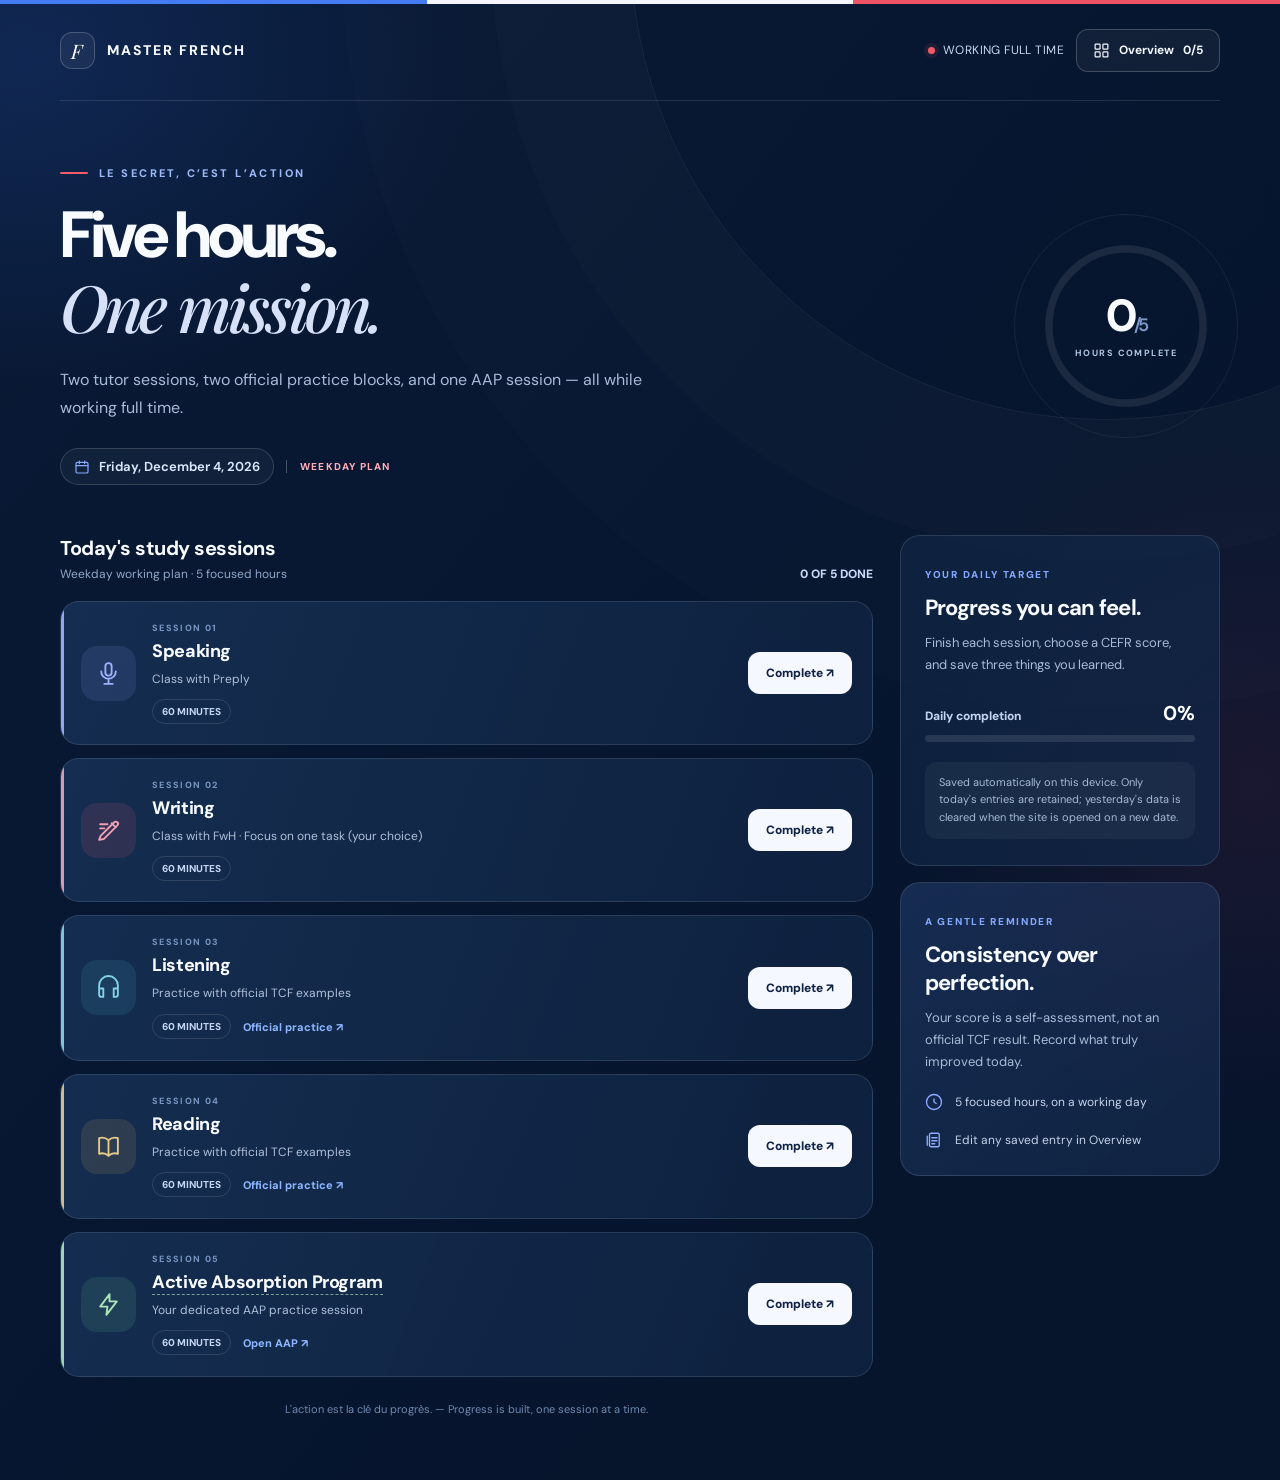
<file: work/index.html>
<!DOCTYPE html>
<html lang="en">
<head>
  <meta charset="UTF-8" />
  <meta name="viewport" content="width=device-width, initial-scale=1" />
  <meta name="theme-color" content="#091a37" />
  <meta name="description" content="MASTER FRENCH — daily TCF Canada study schedule for full-time working days." />
  <title>Working Full Time | MASTER FRENCH</title>
  <link rel="preconnect" href="https://fonts.googleapis.com" />
  <link rel="preconnect" href="https://fonts.gstatic.com" crossorigin />
  <link href="https://fonts.googleapis.com/css2?family=DM+Sans:wght@400;500;600;700;800&family=Playfair+Display:ital,wght@0,500;1,500;1,600&display=swap" rel="stylesheet" />
  <style>
    :root {
      color-scheme: dark;
      --navy: #091a37;
      --midnight: #07152e;
      --navy-soft: #122b51;
      --panel: #122a4a;
      --line: rgba(227,237,255,.12);
      --white: #f8fbff;
      --muted: #a8bbd7;
      --blue: #4b82fa;
      --red: #f15a69;
      --mint: #6fe0b2;
      --font: "DM Sans", system-ui, -apple-system, BlinkMacSystemFont, "Segoe UI", sans-serif;
    }
    *, *::before, *::after { box-sizing: border-box; }
    html { min-height: 100%; scroll-behavior: smooth; }
    body { margin: 0; min-height: 100vh; background: var(--midnight); color: var(--white); font-family: var(--font); -webkit-font-smoothing: antialiased; }
    button, a, textarea { font: inherit; }
    button { cursor: pointer; }
    a { color: inherit; }
    button:focus-visible, a:focus-visible, textarea:focus-visible, input:focus-visible { outline: 3px solid #86aaff; outline-offset: 3px; }
    .screen { min-height: 100vh; padding: 0 24px 64px; isolation: isolate; position: relative; overflow: hidden; background: radial-gradient(ellipse 620px 460px at 2% 4%, rgba(54,111,236,.16), transparent 72%), radial-gradient(ellipse 460px 460px at 98% 53%, rgba(223,58,92,.095), transparent 75%), linear-gradient(128deg, #091a36, #06142c 76%); }
    .screen::before { content: ""; position: absolute; z-index:-1; top:-530px; right:-300px; width:950px; height:950px; border:1px solid rgba(255,255,255,.07); border-radius:50%; box-shadow:0 0 0 140px rgba(255,255,255,.012),0 0 0 290px rgba(255,255,255,.008); pointer-events:none; }
    .tricolor { position:absolute; inset:0 0 auto; height:4px; background:linear-gradient(90deg, #457cf4 0 33.333%, #f5f6fb 33.333% 66.666%, #ed5265 66.666%); }
    .wrap { max-width:1160px; margin:0 auto; }
    .topbar { min-height:101px; display:flex; align-items:center; gap:22px; justify-content:space-between; border-bottom:1px solid var(--line); }
    .brand { display:inline-flex; align-items:center; gap:12px; text-decoration:none; font-size:14px; font-weight:800; letter-spacing:.14em; white-space:nowrap; }
    .brand-symbol { display:flex; align-items:center; justify-content:center; width:35px; height:37px; border:1px solid rgba(255,255,255,.2); border-radius:12px; background:rgba(255,255,255,.05); font:italic 20px 'Playfair Display', Georgia, serif; color:white; }
    .brand-symbol::first-letter { color:#fff; }
    .top-actions { display:flex; gap:12px; align-items:center; }
    .nav-mode { display:flex; align-items:center; gap:8px; font-size:12px; color:#c8d7ee; letter-spacing:.035em; }
    .nav-mode .dot { width:7px; height:7px; background:var(--red); border-radius:50%; box-shadow:0 0 0 4px rgba(241,90,105,.1); }
    .outline-btn { display:inline-flex; align-items:center; gap:9px; color:#f3f7ff; border:1px solid rgba(255,255,255,.2); background:rgba(255,255,255,.045); text-decoration:none; border-radius:12px; padding:12px 16px; font-weight:700; font-size:12px; transition:background .2s,border-color .2s,transform .2s; }
    .outline-btn:hover { background:rgba(255,255,255,.1); border-color:rgba(255,255,255,.35); transform:translateY(-2px); }
    .outline-btn svg { width:17px; height:17px; }
    .hero { display:flex; justify-content:space-between; align-items:center; gap:35px; padding:65px 0 50px; }
    .eyebrow { display:flex; gap:11px; align-items:center; font-weight:800; font-size:11px; color:#9db9f5; letter-spacing:.22em; text-transform:uppercase; margin-bottom:20px; }
    .eyebrow::before { content:""; width:28px; height:2px; background:var(--red); border-radius:3px; }
    h1 { margin:0; font-size:clamp(40px,5.1vw,74px); line-height:1.08; letter-spacing:-.058em; font-weight:800; }
    h1 em { font-weight:500; color:#d6e1f7; font-family:'Playfair Display', Georgia, serif; }
    .intro { max-width:620px; font-size:16px; color:var(--muted); line-height:1.75; margin:20px 0 0; }
    .date-strip { display:inline-flex; flex-wrap:wrap; align-items:center; gap:12px; margin-top:26px; font-size:13px; font-weight:650; color:#d9e6fb; }
    .date-pill { display:inline-flex; align-items:center; gap:9px; border:1px solid rgba(255,255,255,.15); border-radius:30px; padding:9px 13px; background:rgba(255,255,255,.04); }
    .date-pill svg { width:16px; height:16px; color:#84a9fc; }
    .day-badge { color:#ffaeb9; border-left:1px solid rgba(255,255,255,.25); padding-left:13px; text-transform:uppercase; letter-spacing:.12em; font-size:10px; font-weight:800; }
    .progress-orbit { width:188px; height:188px; flex:none; position:relative; display:grid; place-items:center; }
    .progress-orbit::before { content:""; position:absolute; inset:-18px; border:1px solid rgba(255,255,255,.065); border-radius:50%; }
    .progress-orbit svg { width:100%; height:100%; overflow:visible; transform:rotate(-90deg); }
    .track { fill:none; stroke:rgba(255,255,255,.085); stroke-width:8; }
    .meter { fill:none; stroke:url(#progressGradient); stroke-width:8; stroke-linecap:round; stroke-dasharray:515.22; stroke-dashoffset:515.22; transition:stroke-dashoffset 900ms cubic-bezier(.22,1,.3,1); filter:drop-shadow(0 0 5px rgba(87,130,243,.33)); }
    .orbit-text { text-align:center; position:absolute; inset:0; display:flex; flex-direction:column; justify-content:center; align-items:center; }
    .orbit-number { font-size:45px; line-height:1.06; letter-spacing:-.06em; font-weight:800; }
    .orbit-number small { font-size:18px; color:#7c9acb; font-weight:600; }
    .orbit-label { margin-top:7px; text-transform:uppercase; letter-spacing:.16em; color:#adc1dd; font-size:9px; font-weight:800; }
    .content-grid { display:grid; grid-template-columns:minmax(0,1fr) 320px; gap:27px; align-items:start; }
    .section-heading { display:flex; justify-content:space-between; align-items:flex-end; gap:12px; margin:0 0 19px; }
    .section-heading h2 { margin:0; font-size:20px; letter-spacing:-.025em; }
    .section-heading p { margin:5px 0 0; color:#90a7c9; font-size:12px; }
    .count { font-size:12px; font-weight:800; color:#ccdafa; }
    .tasks { display:grid; gap:13px; }
    .task { display:grid; grid-template-columns:55px minmax(0,1fr) auto; align-items:center; gap:16px; padding:20px; border:1px solid var(--line); border-radius:19px; background:linear-gradient(110deg,rgba(24,51,88,.8),rgba(15,35,65,.83)); position:relative; transition:transform .28s,background .3s,border-color .3s,box-shadow .3s; overflow:hidden; }
    .task:hover { transform:translateY(-2px); border-color:rgba(117,152,210,.33); box-shadow:0 12px 32px rgba(0,0,0,.14); }
    .task::after { content:""; height:100%; width:3px; background:var(--accent, var(--blue)); position:absolute; left:0; top:0; opacity:.93; }
    .task.is-done { border-color:rgba(111,224,178,.25); background:linear-gradient(110deg,rgba(18,65,69,.5),rgba(15,35,65,.82)); }
    .task.is-done::after { background:var(--mint); }
    .task.is-celebrating { animation:completedPulse .86s ease both; }
    @keyframes completedPulse { 0%,100% { box-shadow:0 0 0 0 transparent; } 32% { box-shadow:0 0 0 4px rgba(111,224,178,.3),0 0 35px rgba(111,224,178,.12); transform:scale(1.012); } }
    .task-icon { width:55px; height:55px; display:grid; place-items:center; border-radius:16px; background:var(--icon-bg,rgba(72,121,240,.1)); color:var(--accent,var(--blue)); position:relative; }
    .task-icon svg { width:25px; height:25px; stroke-width:1.8; }
    .task.is-done .task-icon { background:rgba(111,224,178,.13); color:var(--mint); }
    .task-index { color:#7895bf; text-transform:uppercase; font-size:9px; font-weight:800; letter-spacing:.15em; margin-bottom:5px; }
    .task-name { margin:0; font-size:18px; letter-spacing:-.02em; font-weight:750; }
    .task-name a { color:inherit; text-decoration:none; border-bottom:1px dashed rgba(160,213,176,.7); transition:color .2s; }
    .task-name a:hover { color:#a7efc5; }
    .task-details { margin:7px 0 0; color:#afc0d9; font-size:12px; line-height:1.6; }
    .task-info { display:flex; gap:8px; flex-wrap:wrap; align-items:center; margin-top:10px; }
    .time-chip { border:1px solid rgba(255,255,255,.12); border-radius:20px; padding:5px 9px; font-size:10px; font-weight:800; color:#c4d5f2; }
    .resource-link { text-decoration:none; color:#8db5ff; font-size:11px; font-weight:800; padding:6px 4px; transition:color .2s; }
    .resource-link:hover { text-decoration:underline; color:white; }
    .action-btn { flex:none; border:1px solid rgba(255,255,255,.18); background:#f5f8ff; color:#102244; font-size:12px; font-weight:800; border-radius:12px; padding:12px 17px; white-space:nowrap; transition:transform .2s,box-shadow .2s,background .2s; }
    .action-btn:hover { transform:translateY(-2px); box-shadow:0 6px 22px rgba(229,239,255,.17); }
    .action-btn:active { transform:scale(.96); }
    .task.is-done .action-btn { color:#9df1c9; background:rgba(111,224,178,.08); border-color:rgba(111,224,178,.28); }
    .completed-check { display:inline-block; margin-right:5px; }
    .spark { position:absolute; pointer-events:none; border-radius:50%; width:7px; height:7px; background:var(--mint); opacity:0; z-index:2; left:calc(100% - 72px); top:50%; animation:sparkFly .8s cubic-bezier(.2,.7,.1,1) forwards; }
    @keyframes sparkFly { 0%{opacity:1;transform:translate(0,0) scale(.5)} 80%{opacity:.9}100%{opacity:0;transform:translate(var(--dx),var(--dy)) scale(.1)} }
    .right-rail { display:grid; gap:16px; }
    .rail-panel { border:1px solid var(--line); padding:26px 24px; border-radius:20px; background:rgba(17,39,71,.72); }
    .panel-kicker { color:#84a9fc; font-size:10px; letter-spacing:.17em; font-weight:800; text-transform:uppercase; }
    .rail-panel h3 { font-size:22px; letter-spacing:-.035em; line-height:1.3; margin:11px 0 9px; }
    .rail-panel p { color:var(--muted); font-size:13px; line-height:1.7; margin:0; }
    .rail-progress { margin:24px 0 9px; display:flex; align-items:baseline; justify-content:space-between; font-size:12px; font-weight:800; color:#c2d4f1; }
    .rail-progress strong { font-size:20px; color:#fff; }
    .bar { height:7px; background:rgba(255,255,255,.1); border-radius:30px; overflow:hidden; }
    .bar > div { height:100%; width:0%; background:linear-gradient(90deg,#4779f6, #f66e7c); border-radius:30px; transition:width .85s cubic-bezier(.22,1,.3,1); }
    .fine-note { padding:12px 14px; margin-top:20px; color:#a6bad5; font-size:11px; line-height:1.6; background:rgba(255,255,255,.045); border-radius:12px; }
    .info-panel { background:linear-gradient(140deg, rgba(45,77,134,.41),rgba(22,43,76,.65)); }
    .info-panel .rule { display:flex; align-items:center; gap:12px; margin:20px 0 0; color:#c4d3e9; font-size:12px; }
    .rule svg { color:#8eaaff; width:18px; height:18px; flex:none; }
    .footer-note { margin-top:25px; color:#6f89b1; font-size:11px; text-align:center; }
    .victory { position:relative; margin-bottom:25px; padding:26px; border-radius:20px; border:1px solid rgba(111,224,178,.36); background:radial-gradient(circle at 100% 0%,rgba(111,224,178,.11),transparent 45%),linear-gradient(105deg,rgba(16,69,76,.87),rgba(18,40,72,.95)); display:none; align-items:center; justify-content:space-between; gap:25px; overflow:hidden; }
    .victory.show { display:flex; animation:victoryReveal .58s cubic-bezier(.17,.88,.3,1.15) both; }
    @keyframes victoryReveal { from { opacity:0;transform:translateY(22px) scale(.98);} to {opacity:1;transform:translateY(0) scale(1);} }
    .victory-medal { width:44px; height:44px; background:rgba(111,224,178,.14); border-radius:15px; display:grid; place-items:center; color:#8bf6c2; font-size:24px; margin-bottom:14px; }
    .victory h2 { margin:0 0 7px; font-size:24px; letter-spacing:-.04em; }
    .victory p { margin:0; font-size:13px; color:#b3d6d3; line-height:1.6; }
    .download-btn { border:0; flex:none; background:#f6f9ff; color:#102244; padding:15px 19px; display:flex; align-items:center; gap:11px; border-radius:12px; font-weight:800; font-size:12px; box-shadow:0 10px 30px rgba(0,0,0,.12); transition:transform .2s; }
    .download-btn:hover { transform:translateY(-3px); }
    .download-btn svg { width:17px; height:17px; }
    .overlay { position:fixed; z-index:20; inset:0; background:rgba(4,13,30,.74); backdrop-filter:blur(9px); -webkit-backdrop-filter:blur(9px); display:none; overflow:auto; padding:30px 16px; align-items:center; justify-content:center; }
    .overlay.visible { display:flex; animation:fadeBackdrop .23s both; }
    @keyframes fadeBackdrop { from { opacity:0; } to {opacity:1;} }
    .modal { position:relative; width:min(100%,580px); background:#112849; border:1px solid rgba(224,236,255,.22); box-shadow:0 35px 120px rgba(0,0,0,.45); border-radius:24px; padding:32px; animation:modalPop .32s cubic-bezier(.2,.9,.22,1.05) both; margin:auto; }
    @keyframes modalPop { from{ opacity:0;transform:translateY(20px) scale(.96);} to{opacity:1;transform:translateY(0) scale(1);} }
    .modal-header { display:flex; justify-content:space-between; gap:15px; align-items:flex-start; }
    .modal h2 { margin:7px 0 7px; letter-spacing:-.04em; font-size:28px; }
    .modal-subtitle { margin:0; color:#a5bad7; font-size:12px; line-height:1.6; }
    .close-btn { border:1px solid rgba(255,255,255,.13); width:35px; height:35px; border-radius:11px; background:rgba(255,255,255,.05); color:#d7e5fb; font-size:22px; line-height:1; }
    .field-heading { display:flex; justify-content:space-between; align-items:center; gap:10px; margin:27px 0 11px; font-size:12px; color:#edf4ff; font-weight:800; }
    .required { color:#f68e9c; font-size:10px; font-weight:700; }
    .score-options { display:grid; grid-template-columns:repeat(6,minmax(0,1fr)); gap:8px; }
    .score-options label { position:relative; min-width:0; }
    .score-options input { position:absolute; opacity:0; width:100%; height:100%; margin:0; cursor:pointer; }
    .score-options span { display:flex; justify-content:center; align-items:center; border:1px solid rgba(255,255,255,.16); border-radius:10px; height:46px; color:#cad7eb; font-size:13px; font-weight:800; background:rgba(255,255,255,.04); transition:background .2s,border-color .2s,transform .2s; }
    .score-options input:checked + span { border-color:#80a9ff; background:#477bee; color:#fff; box-shadow:0 6px 18px rgba(63,111,234,.22); transform:translateY(-2px); }
    .score-options input:focus-visible + span { outline:3px solid #a9bfff; outline-offset:2px; }
    .notes-form { display:grid; gap:13px; }
    .note-label { color:#d5e1f3; font-size:11px; font-weight:700; display:block; margin-bottom:8px; }
    textarea { resize:vertical; display:block; width:100%; min-height:68px; padding:13px 14px; border:1px solid rgba(255,255,255,.16); border-radius:11px; outline:none; background:rgba(5,21,46,.54); color:white; line-height:1.5; font-size:12px; transition:border-color .2s,background .2s; }
    textarea::placeholder { color:#788eaf; }
    textarea:focus { border-color:#7fa8ff; background:rgba(6,22,48,.85); }
    .modal-footer { display:flex; gap:11px; justify-content:flex-end; align-items:center; margin-top:27px; }
    .ghost-btn { border:1px solid rgba(255,255,255,.19); background:transparent; color:#d2dff2; padding:13px 17px; border-radius:12px; font-weight:800; font-size:12px; }
    .primary-btn { border:0; background:linear-gradient(110deg,#487bf2,#628cf4); color:white; padding:14px 20px; border-radius:12px; font-weight:800; font-size:12px; box-shadow:0 8px 22px rgba(61,106,218,.25); transition:transform .2s; }
    .primary-btn:hover {transform:translateY(-2px)}
    .drawer-overlay { position:fixed; inset:0; z-index:30; background:rgba(2,9,24,.7); display:none; }
    .drawer-overlay.visible { display:block; animation:fadeBackdrop .2s both; }
    .drawer { position:absolute; top:0; right:0; bottom:0; width:min(100%,520px); overflow-y:auto; padding:32px; border-left:1px solid rgba(255,255,255,.15); background:#0e2342; box-shadow:-30px 0 70px rgba(0,0,0,.35); animation:slideDrawer .33s cubic-bezier(.22,1,.36,1) both; }
    @keyframes slideDrawer { from{ transform:translateX(35px);opacity:.4;} to{transform:translateX(0);opacity:1;} }
    .drawer-head { display:flex; align-items:flex-start; justify-content:space-between; gap:16px; margin-bottom:26px; }
    .drawer h2 { font-size:30px; letter-spacing:-.04em; margin:6px 0 7px; }
    .drawer-date { color:#a8bcdb; font-size:13px; margin:0; }
    .overview-list { display:grid; gap:12px; }
    .overview-entry { border:1px solid rgba(255,255,255,.13); border-radius:16px; padding:18px; background:rgba(255,255,255,.045); }
    .entry-head { display:flex; align-items:center; justify-content:space-between; gap:16px; }
    .entry-title { font-size:15px; font-weight:800; }
    .entry-sub { font-size:11px; color:#9db1d0; margin-top:6px; }
    .entry-score { flex:none; display:inline-flex; gap:8px; align-items:center; }
    .score-tag { color:#b7ffd8; border:1px solid rgba(111,224,178,.3); background:rgba(111,224,178,.07); font-size:11px; font-weight:800; padding:7px 9px; border-radius:8px; }
    .pending-tag { color:#aabbd5; font-size:11px; }
    .edit-btn { background:transparent; border:0; color:#a7c4ff; font-size:11px; font-weight:800; padding:8px 2px; }
    .entry-notes { margin:13px 0 0; padding:11px 13px; border-radius:10px; background:rgba(0,0,0,.14); color:#bdcee3; font-size:12px; line-height:1.7; white-space:pre-wrap; overflow-wrap:anywhere; }
    .entry-notes div + div { margin-top:6px; }
    .overview-foot { color:#90a7c7; font-size:11px; margin-top:20px; line-height:1.6; }
    .toast { position:fixed; z-index:50; bottom:30px; left:50%; transform:translate(-50%,18px); padding:12px 18px; background:#edf6ff; color:#142443; border-radius:12px; box-shadow:0 12px 40px rgba(0,0,0,.3); opacity:0; pointer-events:none; transition:opacity .25s,transform .25s; font-size:12px; font-weight:800; text-align:center; max-width:calc(100vw - 32px); }
    .toast.show { opacity:1; transform:translate(-50%,0); }
    body.dialog-open { overflow:hidden; }
    .icon { display:inline-block; vertical-align:middle; }
    .muted { color:var(--muted); }
    @media(max-width:1000px) { .content-grid { grid-template-columns:minmax(0,1fr) 270px; } .hero {padding:53px 0 43px;} .progress-orbit { width:155px;height:155px; } .orbit-number{font-size:36px;} .task{grid-template-columns:48px minmax(0,1fr);gap:13px}.task-icon{width:48px;height:48px}.task .action-btn{grid-column:2;justify-self:start;margin-top:2px;} }
    @media(max-width:730px) { .screen { padding:0 16px 45px; } .topbar { min-height:80px; } .brand { font-size:12px; } .nav-mode { display:none; } .hero { gap:20px; padding:42px 0; } .hero h1 {font-size:42px} .hero .intro {font-size:14px}.progress-orbit {width:125px;height:125px}.orbit-number{font-size:31px}.orbit-label{font-size:8px}.content-grid{grid-template-columns:1fr}.right-rail{grid-template-columns:1fr 1fr}.rail-panel{padding:23px}.victory{flex-direction:column;align-items:flex-start}.modal{padding:24px}.drawer{padding:25px} }
    @media(max-width:530px) { .brand {letter-spacing:.05em}.outline-btn{padding:11px 12px}.outline-btn .label-text{display:none}.hero{display:block}.progress-orbit{margin:32px 0 0;width:145px;height:145px}.content-grid {gap:24px}.right-rail{grid-template-columns:1fr}.task{padding:17px;grid-template-columns:45px minmax(0,1fr);}.task-name{font-size:16px}.task-icon{width:45px;height:45px}.section-heading h2{font-size:19px}.modal-footer{display:grid;grid-template-columns:1fr 1fr}.modal-footer button{padding:13px 9px}.score-options{gap:5px}.score-options span{font-size:12px;height:41px}.modal h2{font-size:24px}.date-strip{gap:8px} }
    @media(prefers-reduced-motion:reduce) {*,*::before,*::after{animation-duration:.01ms!important;transition-duration:.01ms!important;scroll-behavior:auto!important;} }
  </style>
</head>
<body>
  <div class="screen">
    <div class="tricolor" aria-hidden="true"></div>
    <div class="wrap">
      <header class="topbar">
        <a href="../index.html" class="brand" aria-label="Back to Master French homepage"><span class="brand-symbol" aria-hidden="true">F</span> MASTER FRENCH</a>
        <div class="top-actions">
          <span class="nav-mode"><span class="dot"></span> WORKING FULL TIME</span>
          <button class="outline-btn" id="overviewButton" type="button" aria-label="Open today's overview">
            <svg viewBox="0 0 24 24" fill="none" stroke="currentColor" stroke-width="1.7" stroke-linecap="round" stroke-linejoin="round" aria-hidden="true"><rect x="3" y="3" width="7" height="7" rx="1"/><rect x="14" y="3" width="7" height="7" rx="1"/><rect x="3" y="14" width="7" height="7" rx="1"/><rect x="14" y="14" width="7" height="7" rx="1"/></svg>
            <span class="label-text">Overview</span>
            <span id="overviewFraction">0/5</span>
          </button>
        </div>
      </header>

      <section class="hero" aria-labelledby="heroTitle">
        <div>
          <div class="eyebrow">LE SECRET, C’EST L’ACTION</div>
          <h1 id="heroTitle">Five hours.<br/><em>One mission.</em></h1>
          <p class="intro" id="heroDescription">Your focused TCF Canada study plan, designed for a full working day. Five deliberate hours to move forward.</p>
          <div class="date-strip">
            <span class="date-pill">
              <svg viewBox="0 0 24 24" fill="none" stroke="currentColor" stroke-width="1.8" stroke-linecap="round" stroke-linejoin="round" aria-hidden="true"><rect x="3" y="5" width="18" height="16" rx="2"/><path d="M16 3v4M8 3v4M3 10h18"/></svg>
              <span id="todayDate">Today</span>
            </span>
            <span id="dayKind" class="day-badge">WEEKDAY PLAN</span>
          </div>
        </div>
        <div class="progress-orbit" aria-label="Today's progress" role="img" id="progressRingLabel">
          <svg viewBox="0 0 200 200" aria-hidden="true"><defs><linearGradient id="progressGradient"><stop offset="0%" stop-color="#4b82fa"/><stop offset="100%" stop-color="#73e5b7"/></linearGradient></defs><circle class="track" cx="100" cy="100" r="82"/><circle class="meter" id="ringMeter" cx="100" cy="100" r="82"/></svg>
          <div class="orbit-text"><span class="orbit-number"><span id="heroDone">0</span><small>/5</small></span><span class="orbit-label">HOURS COMPLETE</span></div>
        </div>
      </section>

      <section id="victoryBanner" class="victory" aria-live="polite">
        <div>
          <div class="victory-medal" aria-hidden="true">★</div>
          <h2>Magnifique. Mission accomplie!</h2>
          <p>All five study blocks are complete. Your ScoreCard is ready to take with you.</p>
        </div>
        <button id="downloadScorecard" type="button" class="download-btn">
          <svg viewBox="0 0 24 24" fill="none" stroke="currentColor" stroke-width="2" stroke-linecap="round" stroke-linejoin="round" aria-hidden="true"><path d="M12 3v12m-4-4 4 4 4-4M5 16v4h14v-4"/></svg>
          Download ScoreCard
        </button>
      </section>

      <main class="content-grid">
        <section aria-labelledby="sessionsHeading">
          <div class="section-heading">
            <div><h2 id="sessionsHeading">Today's study sessions</h2><p id="scheduleHint">Five one-hour blocks · Complete in any order</p></div>
            <span class="count" id="taskCount">0 OF 5 DONE</span>
          </div>
          <div class="tasks" id="taskList"></div>
          <div class="footer-note">L'action est la clé du progrès. — Progress is built, one session at a time.</div>
        </section>
        <aside class="right-rail" aria-label="Study progress and details">
          <section class="rail-panel">
            <span class="panel-kicker">YOUR DAILY TARGET</span>
            <h3>Progress you can feel.</h3>
            <p>Finish each session, choose a CEFR score, and save three things you learned.</p>
            <div class="rail-progress"><span>Daily completion</span><span><strong id="progressPercent">0%</strong></span></div>
            <div class="bar" aria-hidden="true"><div id="progressBar"></div></div>
            <div class="fine-note" id="persistenceNote">Saved automatically on this device. Only today's entries are retained; yesterday's data is cleared when the site is opened on a new date.</div>
          </section>
          <section class="rail-panel info-panel">
            <span class="panel-kicker">A GENTLE REMINDER</span>
            <h3>Consistency over perfection.</h3>
            <p>Your score is a self-assessment, not an official TCF result. Record what truly improved today.</p>
            <div class="rule"><svg viewBox="0 0 24 24" fill="none" stroke="currentColor" stroke-width="1.8" stroke-linecap="round"><path d="M12 8v4l3 2M12 2a10 10 0 1 0 0 20 10 10 0 0 0 0-20Z"/></svg> 5 focused hours, on a working day</div>
            <div class="rule"><svg viewBox="0 0 24 24" fill="none" stroke="currentColor" stroke-width="1.8" stroke-linecap="round"><path d="M8 3h9a2 2 0 0 1 2 2v14a2 2 0 0 1-2 2H8a2 2 0 0 1-2-2V5a2 2 0 0 1 2-2Zm1 6h7M9 13h7M9 17h4M3 7v12"/></svg> Edit any saved entry in Overview</div>
          </section>
        </aside>
      </main>
    </div>
  </div>

  <div class="overlay" id="taskOverlay" role="presentation">
    <div class="modal" role="dialog" aria-modal="true" aria-labelledby="modalTitle" aria-describedby="modalDesc">
      <div class="modal-header">
        <div><span class="panel-kicker" id="modalKicker">SESSION REFLECTION</span><h2 id="modalTitle">Capture your progress</h2><p class="modal-subtitle" id="modalDesc">Choose your score and record three specific things you learned.</p></div>
        <button type="button" class="close-btn" id="modalClose" aria-label="Close">×</button>
      </div>
      <form id="reflectionForm">
        <div class="field-heading"><span>How would you score this session?</span><span class="required">REQUIRED</span></div>
        <div class="score-options" role="radiogroup" aria-label="CEFR score">
          <label><input type="radio" name="score" value="A1" required/><span>A1</span></label>
          <label><input type="radio" name="score" value="A2"/><span>A2</span></label>
          <label><input type="radio" name="score" value="B1"/><span>B1</span></label>
          <label><input type="radio" name="score" value="B2"/><span>B2</span></label>
          <label><input type="radio" name="score" value="C1"/><span>C1</span></label>
          <label><input type="radio" name="score" value="C2"/><span>C2</span></label>
        </div>
        <div class="field-heading"><span>What three things did you learn?</span><span class="required">ALL 3 REQUIRED</span></div>
        <div class="notes-form">
          <div><label for="lesson1" class="note-label">01 / First takeaway</label><textarea id="lesson1" name="lesson1" required maxlength="2000" placeholder="A new phrase, pronunciation insight, exam technique…"></textarea></div>
          <div><label for="lesson2" class="note-label">02 / Second takeaway</label><textarea id="lesson2" name="lesson2" required maxlength="2000" placeholder="Something you finally understood…"></textarea></div>
          <div><label for="lesson3" class="note-label">03 / Third takeaway</label><textarea id="lesson3" name="lesson3" required maxlength="2000" placeholder="A mistake corrected or skill improved…"></textarea></div>
        </div>
        <div class="modal-footer">
          <button type="button" class="ghost-btn" id="cancelReflection">Cancel</button>
          <button type="submit" class="primary-btn" id="saveReflection">Finish &amp; save ✓</button>
        </div>
      </form>
    </div>
  </div>

  <div class="drawer-overlay" id="overviewOverlay" role="presentation">
    <aside class="drawer" role="dialog" aria-modal="true" aria-labelledby="overviewTitle">
      <div class="drawer-head"><div><span class="panel-kicker">YOUR DAILY LOG</span><h2 id="overviewTitle">Session overview</h2><p class="drawer-date" id="drawerDate"></p></div><button class="close-btn" id="overviewClose" aria-label="Close overview">×</button></div>
      <div class="overview-list" id="overviewList"></div>
      <p class="overview-foot">Saved only in this browser. Your daily log is cleared on the next calendar day. Download your ScoreCard after finishing all five sessions.</p>
    </aside>
  </div>
  <div class="toast" id="toast" role="status" aria-live="polite"></div>

  <script>
    (() => {
      'use strict';
      const STORAGE_KEY = 'masterFrench:daily:v1';
      const OFFICIAL_EXAMPLES = 'https://www.france-education-international.fr/test/exemples-epreuves-tcf';
      const AAP_PATH = '../aap/index.html';
      const SCORE_VALUES = new Set(['A1','A2','B1','B2','C1','C2']);
      const icons = {
        speaking: '<svg viewBox="0 0 24 24" fill="none" stroke="currentColor" stroke-linecap="round" stroke-linejoin="round"><rect x="9" y="2" width="6" height="12" rx="3"/><path d="M5 10a7 7 0 0 0 14 0M12 17v5m-4 0h8"/></svg>',
        writing: '<svg viewBox="0 0 24 24" fill="none" stroke="currentColor" stroke-linecap="round" stroke-linejoin="round"><path d="m15 5 4 4M3 21l4.4-.8L20.5 7.1a2.1 2.1 0 0 0-3-3L4.4 17.2 3 21ZM4 6h7M4 10h4"/></svg>',
        listening: '<svg viewBox="0 0 24 24" fill="none" stroke="currentColor" stroke-linecap="round" stroke-linejoin="round"><path d="M3 14v-4a9 9 0 0 1 18 0v4M3 13h4v8H5a2 2 0 0 1-2-2v-6Zm18 0h-4v8h2a2 2 0 0 0 2-2v-6Z"/></svg>',
        reading: '<svg viewBox="0 0 24 24" fill="none" stroke="currentColor" stroke-linecap="round" stroke-linejoin="round"><path d="M12 6a9 9 0 0 0-9-2v15a9 9 0 0 1 9 2 9 9 0 0 1 9-2V4a9 9 0 0 0-9 2Zm0 0v15"/></svg>',
        aap: '<svg viewBox="0 0 24 24" fill="none" stroke="currentColor" stroke-linecap="round" stroke-linejoin="round"><path d="m13 2-9 12h7l-1 8 10-13h-7l0-7Z"/></svg>'
      };
      const style = {
        speaking: ['#9fb0ff','rgba(142,153,255,.12)'],
        writing: ['#f0a0b5','rgba(241,93,127,.12)'],
        listening: ['#81d4e4','rgba(72,188,215,.12)'],
        reading: ['#e6c887','rgba(226,181,83,.12)'],
        aap: ['#a9e3b6','rgba(105,204,145,.12)']
      };
      const $ = id => document.getElementById(id);
      const taskList = $('taskList');
      let state = null;
      let activeTaskId = null;
      let isEditing = false;
      let modalLastFocus = null;
      let overviewLastFocus = null;
      let toastTimer;
      let storageAvailable = true;

      function localDate(date = new Date()) {
        return `${date.getFullYear()}-${String(date.getMonth() + 1).padStart(2,'0')}-${String(date.getDate()).padStart(2,'0')}`;
      }
      function isWeekend(date = new Date()) { return [0, 6].includes(date.getDay()); }
      function dayType() { return isWeekend() ? 'weekend' : 'weekday'; }
      function getTasks() {
        const weekend = isWeekend();
        return [
          { id:'speaking', name:'Speaking', category:'Speaking', sub:weekend ? 'AAP Speaking Module · 2 attempts' : 'Class with Preply', link:weekend ? AAP_PATH : null, linkText:weekend ? 'Open AAP ↗' : null, minutes:60 },
          { id:'writing', name:'Writing', category:'Writing', sub:weekend ? 'Exam Drill · NOTE 1' : 'Class with FwH · Focus on one task (your choice)', minutes:60 },
          { id:'listening', name:'Listening', category:'Listening', sub:'Practice with official TCF examples', link:OFFICIAL_EXAMPLES, linkText:'Official practice ↗', minutes:60 },
          { id:'reading', name:'Reading', category:'Reading', sub:'Practice with official TCF examples', link:OFFICIAL_EXAMPLES, linkText:'Official practice ↗', minutes:60 },
          { id:'aap', name:'Active Absorption Program', category:'AAP', sub:'Your dedicated AAP practice session', link:AAP_PATH, linkText:'Open AAP ↗', minutes:60 }
        ];
      }
      function newState() { return { schemaVersion:1, date:localDate(), mode:'working_full_time', dayType:dayType(), updatedAt:new Date().toISOString(), tasks:{} }; }
      function persist() {
        state.updatedAt = new Date().toISOString();
        try { localStorage.setItem(STORAGE_KEY, JSON.stringify(state)); storageAvailable = true; }
        catch (e) { storageAvailable = false; $('persistenceNote').textContent = 'Browser storage is unavailable. Your entries may not survive a refresh. Allow site storage to retain progress.'; toast('Storage unavailable — entries may not persist.'); }
      }
      function load() {
        let saved = null;
        try { saved = JSON.parse(localStorage.getItem(STORAGE_KEY)); }
        catch (e) { storageAvailable = false; }
        // An old day (or switching schedule modes) starts a fresh single-day log.
        if (saved && saved.date === localDate() && saved.mode === 'working_full_time' && saved.dayType === dayType() && saved.tasks && typeof saved.tasks === 'object' && !Array.isArray(saved.tasks)) {
          state = saved;
        } else {
          state = newState();
          persist();
        }
      }
      function rollover() {
        if (state.date !== localDate() || state.dayType !== dayType()) {
          state = newState(); persist(); closeModal(); closeOverview(); render(); toast('A new day, a fresh start. Bonne chance!');
        }
      }
      function completedCount() { return getTasks().filter(task => isCompleted(task.id)).length; }
      function isCompleted(id) { const entry = state.tasks[id]; return Boolean(entry && SCORE_VALUES.has(entry.score) && Array.isArray(entry.learnings) && entry.learnings.length === 3 && entry.learnings.every(t => typeof t === 'string' && t.trim())); }
      function addNode(tag, className, textValue, parent) { const el = document.createElement(tag); if (className) el.className = className; if (textValue != null) el.textContent = textValue; if (parent) parent.appendChild(el); return el; }
      function render() {
        const tasks = getTasks();
        const done = completedCount();
        const pct = Math.round(done / 5 * 100);
        $('todayDate').textContent = new Intl.DateTimeFormat('en-CA',{weekday:'long',month:'long',day:'numeric',year:'numeric'}).format(new Date());
        $('dayKind').textContent = isWeekend() ? 'WEEKEND PLAN' : 'WEEKDAY PLAN';
        $('heroDescription').textContent = isWeekend()
          ? 'No tutor sessions today. Keep your TCF momentum with focused drills, official practice, and active absorption.'
          : 'Two tutor sessions, two official practice blocks, and one AAP session — all while working full time.';
        $('scheduleHint').textContent = isWeekend() ? 'Weekend working plan · 5 focused hours' : 'Weekday working plan · 5 focused hours';
        $('heroDone').textContent = done;
        $('taskCount').textContent = `${done} OF 5 DONE`;
        $('overviewFraction').textContent = `${done}/5`;
        $('progressPercent').textContent = `${pct}%`;
        $('progressBar').style.width = `${pct}%`;
        $('ringMeter').style.strokeDashoffset = `${2 * Math.PI * 82 * (1 - pct/100)}`;
        $('progressRingLabel').setAttribute('aria-label', `${done} of 5 study hours complete`);
        $('victoryBanner').classList.toggle('show', done === 5);
        taskList.replaceChildren();
        for (const [index, task] of tasks.entries()) {
          const doneTask = isCompleted(task.id);
          const card = addNode('article', `task${doneTask?' is-done':''}`, null, taskList);
          card.style.setProperty('--accent', style[task.id][0]);
          card.style.setProperty('--icon-bg', style[task.id][1]);
          card.dataset.taskId = task.id;
          const icon = addNode('div','task-icon',null,card);
          icon.setAttribute('aria-hidden','true');
          icon.innerHTML = doneTask ? '<svg viewBox="0 0 24 24" fill="none" stroke="currentColor" stroke-width="2.2" stroke-linecap="round" stroke-linejoin="round"><path d="m4 12 5 5L20 6"/></svg>' : icons[task.id];
          const body = addNode('div','task-body',null,card);
          addNode('div','task-index',`SESSION ${String(index + 1).padStart(2,'0')}`,body);
          const heading = addNode('h3','task-name',null,body);
          if (task.id === 'aap') {
            const aapHeading = addNode('a','',task.name,heading);
            aapHeading.href = AAP_PATH;
            aapHeading.setAttribute('title','Open Active Absorption Program');
          } else { heading.textContent = task.name; }
          addNode('p','task-details',task.sub,body);
          const info = addNode('div','task-info',null,body);
          addNode('span','time-chip','60 MINUTES',info);
          if (task.link) {
            const link = addNode('a','resource-link',task.linkText,info);
            link.href = task.link;
            if (task.link.startsWith('https://')) { link.target = '_blank'; link.rel = 'noopener noreferrer'; }
          }
          const btn = addNode('button','action-btn',null,card);
          btn.type = 'button';
          btn.textContent = doneTask ? '✓  Edit notes' : 'Complete  ↗';
          btn.setAttribute('aria-label', `${doneTask ? 'Edit notes for' : 'Complete'} ${task.name}`);
          btn.addEventListener('click', () => openModal(task.id, doneTask));
        }
      }
      function toast(message) {
        clearTimeout(toastTimer);
        const node = $('toast'); node.textContent = message; node.classList.add('show');
        toastTimer = setTimeout(() => node.classList.remove('show'), 2600);
      }
      function openModal(id, editing) {
        rollover();
        activeTaskId = id;
        isEditing = editing && isCompleted(id);
        modalLastFocus = document.activeElement;
        const task = getTasks().find(item => item.id === id);
        if (!task) return;
        $('reflectionForm').reset();
        $('modalKicker').textContent = isEditing ? 'EDIT SAVED SESSION' : 'SESSION REFLECTION';
        $('modalTitle').textContent = task.name;
        $('modalDesc').textContent = 'Choose your A1–C2 score and write three specific things you learned. All four inputs are required.';
        $('saveReflection').textContent = isEditing ? 'Save changes ✓' : 'Finish & save ✓';
        if (isEditing) {
          const entry = state.tasks[id];
          const radio = $('reflectionForm').querySelector(`input[name="score"][value="${entry.score}"]`);
          if (radio) radio.checked = true;
          $('lesson1').value = entry.learnings[0];
          $('lesson2').value = entry.learnings[1];
          $('lesson3').value = entry.learnings[2];
        }
        $('taskOverlay').classList.add('visible');
        document.body.classList.add('dialog-open');
        $('lesson1').focus();
      }
      function closeModal() {
        if (!$('taskOverlay').classList.contains('visible')) return;
        $('taskOverlay').classList.remove('visible'); document.body.classList.remove('dialog-open');
        activeTaskId = null;
        if (modalLastFocus && modalLastFocus.isConnected) modalLastFocus.focus();
      }
      function celebrate(id) {
        const card = taskList.querySelector(`[data-task-id="${id}"]`);
        if (!card) return;
        card.classList.add('is-celebrating');
        if (matchMedia('(prefers-reduced-motion: reduce)').matches) return;
        for (let i = 0; i < 14; i++) {
          const dot = addNode('span','spark',null,card);
          const angle = (Math.PI * 2 * i / 14);
          dot.style.setProperty('--dx', `${Math.cos(angle) * (50 + i%3 * 9)}px`);
          dot.style.setProperty('--dy', `${Math.sin(angle) * (50 + i%3 * 9)}px`);
          dot.style.background = i%3===0?'#f7d996':i%2===0?'#8eb3ff':'#6fe0b2';
          dot.style.animationDelay = `${i * 18}ms`;
          dot.addEventListener('animationend', () => dot.remove(), {once:true});
        }
      }
      function openOverview() {
        rollover();
        overviewLastFocus = document.activeElement;
        $('drawerDate').textContent = `${$('todayDate').textContent} · ${isWeekend()?'Weekend':'Weekday'} working plan`;
        renderOverview();
        $('overviewOverlay').classList.add('visible'); document.body.classList.add('dialog-open'); $('overviewClose').focus();
      }
      function closeOverview() {
        if (!$('overviewOverlay').classList.contains('visible')) return;
        $('overviewOverlay').classList.remove('visible'); document.body.classList.remove('dialog-open');
        if (overviewLastFocus && overviewLastFocus.isConnected) overviewLastFocus.focus();
      }
      function renderOverview() {
        const root = $('overviewList'); root.replaceChildren();
        for (const task of getTasks()) {
          const ready = isCompleted(task.id);
          const entry = state.tasks[task.id];
          const block = addNode('div','overview-entry',null,root);
          const head = addNode('div','entry-head',null,block);
          const naming = addNode('div','',null,head);
          addNode('div','entry-title',task.name,naming);
          addNode('div','entry-sub',`60 minutes · ${ready?'Completed':'Not completed'}`,naming);
          const right = addNode('div','entry-score',null,head);
          if (ready) {
            addNode('span','score-tag',entry.score,right);
            const edit = addNode('button','edit-btn','Edit ↗',right); edit.type='button';
            edit.addEventListener('click', () => {closeOverview();openModal(task.id,true);});
            const notes = addNode('div','entry-notes',null,block);
            entry.learnings.forEach((value, i) => addNode('div','',`${i + 1}. ${value}`,notes));
          } else { addNode('span','pending-tag','Pending',right); }
        }
      }
      function download() {
        rollover();
        if (completedCount() !== 5) { toast('Complete all five sessions to unlock your ScoreCard.'); return; }
        const tasks = {};
        for (const task of getTasks()) {
          const entry = state.tasks[task.id];
          tasks[task.id] = {
            category:task.category,
            task:task.sub,
            durationMinutes:task.minutes,
            completed:true,
            score:entry.score,
            learning1:entry.learnings[0],
            learning2:entry.learnings[1],
            learning3:entry.learnings[2],
            completedAt:entry.completedAt,
            lastEditedAt:entry.lastEditedAt || null
          };
        }
        const scorecard = {
          format:'master-french-scorecard', version:1,
          date:state.date,
          weekday:new Intl.DateTimeFormat('en-CA',{weekday:'long'}).format(new Date()),
          schedule:'working_full_time',
          dayType:state.dayType,
          plannedHours:5,
          completedHours:5,
          completedSessions:5,
          totalSessions:5,
          generatedAt:new Date().toISOString(),
          tasks
        };
        const blob = new Blob([JSON.stringify(scorecard,null,2)],{type:'application/json'});
        const url = URL.createObjectURL(blob);
        const a = document.createElement('a');
        a.href=url; a.download=`master-french-scorecard-${state.date}-work.json`;
        document.body.appendChild(a); a.click(); a.remove();
        setTimeout(() => URL.revokeObjectURL(url), 1000);
        toast('ScoreCard downloaded. Félicitations!');
      }

      $('reflectionForm').addEventListener('submit', (event) => {
        event.preventDefault();
        rollover();
        if (!activeTaskId) return;
        const data = new FormData(event.currentTarget);
        const score = data.get('score');
        const learnings = ['lesson1','lesson2','lesson3'].map(field => String(data.get(field)||'').trim());
        if (!SCORE_VALUES.has(score) || learnings.some(value => !value)) { toast('Please select a score and fill in all three learnings.'); return; }
        const previouslySaved = state.tasks[activeTaskId];
        const wasEditing = isEditing;
        const savedId = activeTaskId;
        state.tasks[savedId] = {
          score, learnings,
          completedAt: previouslySaved && previouslySaved.completedAt || new Date().toISOString(),
          lastEditedAt:wasEditing ? new Date().toISOString() : null
        };
        persist(); closeModal(); render(); celebrate(savedId);
        toast(wasEditing ? 'Your session notes were updated.' : 'Session saved. Très bien!');
      });
      $('modalClose').addEventListener('click',closeModal);
      $('cancelReflection').addEventListener('click',closeModal);
      $('overviewButton').addEventListener('click',openOverview);
      $('overviewClose').addEventListener('click',closeOverview);
      $('downloadScorecard').addEventListener('click',download);
      $('taskOverlay').addEventListener('click',event => { if (event.target === $('taskOverlay')) closeModal(); });
      $('overviewOverlay').addEventListener('click',event => { if (event.target === $('overviewOverlay')) closeOverview(); });
      document.addEventListener('keydown',event => {
        if (event.key === 'Escape') { if ($('taskOverlay').classList.contains('visible')) closeModal(); else closeOverview(); }
        // Keep keyboard focus inside the active dialog.
        if (event.key === 'Tab') {
          const area = $('taskOverlay').classList.contains('visible') ? $('taskOverlay').querySelector('.modal') : $('overviewOverlay').classList.contains('visible') ? $('overviewOverlay').querySelector('.drawer') : null;
          if (!area) return;
          const focusable = [...area.querySelectorAll('button:not([disabled]),input:not([disabled]),textarea:not([disabled]),a[href]')].filter(el=>el.getClientRects().length);
          if (!focusable.length) return;
          const first=focusable[0], last=focusable[focusable.length-1];
          if (event.shiftKey && document.activeElement === first) { event.preventDefault(); last.focus(); }
          if (!event.shiftKey && document.activeElement === last) { event.preventDefault(); first.focus(); }
        }
      });
      document.addEventListener('visibilitychange',()=>{ if (!document.hidden) rollover(); });
      window.addEventListener('focus',rollover);
      setInterval(rollover,60000);
      load(); render();
    })();
  </script>
</body>
</html>
</file>
<file: aap/style.css>
/* ================================================================
   ACTIVE ABSORPTION  |  Desktop-first visual system
   GitHub Pages compatible. No framework, images, or runtime needed.
   ================================================================ */

:root {
  color-scheme: dark;
  --bg: #080e1c;
  --bg-deep: #060b16;
  --surface: #111a2e;
  --surface-2: #151f36;
  --surface-3: #1b2740;
  --stroke: rgba(163, 184, 220, .14);
  --stroke-strong: rgba(163, 184, 220, .28);
  --text: #f2f5ff;
  --text-soft: #a5b3ce;
  --text-muted: #71819f;
  --mint: #7ee8ce;
  --mint-deep: #29bea5;
  --blue: #80acff;
  --lavender: #b5a1ff;
  --amber: #ffd08b;
  --danger: #ff9c9c;
  --shadow: 0 24px 65px rgba(0, 0, 0, .25);
  --radius-lg: 25px;
  --radius-md: 17px;
  --radius-sm: 11px;
  --container: 1430px;
  --ease: cubic-bezier(.22, 1, .36, 1);
  font-family: 'DM Sans', sans-serif;
}

*, *::before, *::after { box-sizing: border-box; }
html { min-height: 100%; scroll-behavior: smooth; }
body {
  min-width: 340px;
  min-height: 100vh;
  margin: 0;
  background: var(--bg);
  color: var(--text);
  line-height: 1.5;
  -webkit-font-smoothing: antialiased;
}
body::before {
  content: '';
  position: fixed;
  inset: 0;
  z-index: -2;
  background:
    radial-gradient(ellipse 48% 44% at 8% 8%, rgba(44, 98, 145, .16), transparent 82%),
    radial-gradient(ellipse 40% 45% at 97% 90%, rgba(101, 61, 133, .16), transparent 80%),
    linear-gradient(125deg, #0a1122 0%, #080e1c 54%, #0c1121 100%);
}
button, textarea { font: inherit; }
button { cursor: pointer; }
button:disabled { cursor: not-allowed; opacity: .45; }
button, a, textarea { -webkit-tap-highlight-color: transparent; }
a { color: inherit; }
svg { display: block; }
[hidden] { display: none !important; }
:focus-visible { outline: 3px solid var(--mint); outline-offset: 4px; }
::selection { background: rgba(126, 232, 206, .3); color: #fff; }
.icon-sprite { position: absolute; width: 0; height: 0; overflow: hidden; }
.icon { width: 20px; height: 20px; flex: none; fill: none; stroke: currentColor; stroke-width: 1.8; stroke-linecap: round; stroke-linejoin: round; }
.sr-only { position: absolute !important; width: 1px; height: 1px; padding: 0; margin: -1px; overflow: hidden; clip: rect(0,0,0,0); white-space: nowrap; border: 0; }

/* Decorative light and subtle grid are never interactive. */
.ambient { position: fixed; pointer-events: none; z-index: -1; }
.ambient-one { width: 650px; height: 650px; top: -370px; left: -265px; border-radius: 50%; background: rgba(59, 130, 180, .09); filter: blur(95px); }
.ambient-two { width: 620px; height: 620px; bottom: -390px; right: -250px; border-radius: 50%; background: rgba(125, 96, 214, .13); filter: blur(100px); }
.ambient-grid { inset: 0; background-image: linear-gradient(rgba(171, 194, 230, .024) 1px, transparent 1px), linear-gradient(90deg, rgba(171, 194, 230, .024) 1px, transparent 1px); background-size: 58px 58px; mask-image: linear-gradient(to bottom, transparent, black 24%, black 75%, transparent); }

.app-shell { position: relative; width: min(calc(100% - 108px), var(--container)); min-height: 100vh; margin: 0 auto; display: flex; flex-direction: column; }
.app-shell > main { flex: 1; min-width: 0; }

/* Header / status */
.topbar { height: 100px; display: flex; align-items: center; justify-content: space-between; gap: 22px; border-bottom: 1px solid var(--stroke); }
.brand { display: inline-flex; align-items: center; gap: 15px; text-decoration: none; border-radius: 12px; }
.brand-mark { display: grid; place-items: center; width: 47px; height: 47px; border: 1px solid rgba(126, 232, 206, .43); border-radius: 13px; background: linear-gradient(140deg, rgba(126,232,206,.2), rgba(47,145,152,.06)); color: var(--mint); font-family: Outfit, sans-serif; font-size: 20px; font-weight: 800; letter-spacing: -.09em; box-shadow: 0 0 25px rgba(126,232,206,.07), inset 0 1px rgba(255,255,255,.09); }
.brand-mark span { position: relative; top: -5px; margin-left: 1px; font-size: 12px; }
.brand-copy { display: grid; gap: 2px; }
.brand-copy strong { font: 800 16px/1.2 Outfit, sans-serif; letter-spacing: .075em; }
.brand-copy small { color: var(--text-muted); font-size: 10px; font-weight: 700; letter-spacing: .21em; }
.topbar-meta { display: flex; flex-wrap: wrap; align-items: center; justify-content: flex-end; gap: 11px; }
.date-pill, .storage-pill { min-height: 37px; display: inline-flex; align-items: center; gap: 10px; padding: 0 14px; border: 1px solid var(--stroke); border-radius: 100px; background: rgba(18, 28, 48, .72); font-size: 12px; font-weight: 600; color: #bfcae1; white-space: nowrap; }
.date-pill .icon { width: 15px; height: 15px; color: var(--blue); }
.status-dot { width: 7px; height: 7px; flex: none; border-radius: 50%; background: #75deb4; box-shadow: 0 0 11px rgba(117, 222, 180, .65); }
.global-alert { display: flex; align-items: center; gap: 12px; padding: 14px 18px; margin-top: 18px; border: 1px solid rgba(255, 156, 156, .28); border-radius: 14px; background: rgba(103, 34, 55, .26); color: #ffe0e0; font-size: 13px; }
.global-alert > .icon { color: var(--danger); }
.global-alert > span { flex: 1; }
.text-button { display: inline-flex; gap: 7px; align-items: center; border: 0; background: none; padding: 6px 8px; color: #ffe0e0; font-weight: 700; }
.text-button .icon { width: 15px; height: 15px; }
.text-button:hover { color: #fff; }

/* Common typography */
h1, h2, h3, p { margin-top: 0; }
h1, h2, h3 { font-family: Outfit, sans-serif; letter-spacing: -.035em; }
.text-gradient { background: linear-gradient(105deg, #9cf6de 3%, #8fcbeb 43%, #b6a3ff 100%); -webkit-background-clip: text; background-clip: text; color: transparent; }
.eyebrow { display: flex; align-items: center; justify-content: center; gap: 13px; color: var(--mint); font-size: 11px; font-weight: 800; letter-spacing: .23em; }
.eyebrow-line { width: 30px; height: 1px; background: linear-gradient(90deg, transparent, #69c7bb); }
.eyebrow-line:last-child { transform: rotate(180deg); }
.eyebrow-left { justify-content: flex-start; letter-spacing: .19em; }
.view { animation: fade-in .45s var(--ease) both; }
@keyframes fade-in { from { opacity: 0; transform: translateY(12px); } to { opacity: 1; transform: translateY(0); } }

/* Home screen */
.view-home { max-width: 1320px; margin: 0 auto; padding: 61px 0 20px; }
.home-intro { text-align: center; }
.home-intro h1 { margin: 17px 0 16px; font-size: clamp(46px, 4.3vw, 68px); line-height: 1.075; font-weight: 800; }
.home-intro p { max-width: 700px; margin: 0 auto; color: var(--text-soft); font-size: 15px; line-height: 1.7; }
.task-grid { display: grid; grid-template-columns: repeat(3, minmax(0, 1fr)); gap: 20px; margin-top: 46px; }
.task-card { --accent: var(--mint); --accent-rgb: 126, 232, 206; position: relative; min-width: 0; min-height: 382px; overflow: hidden; display: flex; flex-direction: column; justify-content: space-between; padding: 23px 25px 25px; border: 1px solid rgba(var(--accent-rgb), .24); border-radius: var(--radius-lg); text-align: left; color: var(--text); background: linear-gradient(145deg, rgba(var(--accent-rgb), .105), rgba(19,28,47,.97) 49%, rgba(15,24,42,.97)); box-shadow: inset 0 1px rgba(255,255,255,.04), 0 12px 30px rgba(0,0,0,.12); isolation: isolate; transition: border-color .28s ease, box-shadow .28s ease, transform .35s var(--ease); }
.task-card::before { content: ''; position: absolute; inset: 0; z-index: -1; background: radial-gradient(circle at 48% 38%, rgba(var(--accent-rgb), .13), transparent 49%); opacity: .6; transition: opacity .3s ease; }
.task-card::after { content: ''; position: absolute; left: -35%; right: -35%; bottom: -130px; height: 230px; border-radius: 50%; background: rgba(var(--accent-rgb), .055); filter: blur(42px); }
.task-card:hover { transform: translateY(-7px); border-color: rgba(var(--accent-rgb), .57); box-shadow: 0 22px 65px rgba(0,0,0,.3), 0 0 30px rgba(var(--accent-rgb),.075); }
.task-card:hover::before { opacity: 1; }
.task-card:active { transform: translateY(-2px) scale(.993); }
.task-card-translation { --accent: var(--lavender); --accent-rgb: 181,161,255; }
.task-card-followup { --accent: var(--amber); --accent-rgb: 255,208,139; }
.task-card-upper { display: flex; justify-content: space-between; align-items: center; gap: 7px; }
.task-index { color: var(--accent); font-size: 12px; font-weight: 800; letter-spacing: .1em; }
.task-state { padding: 5px 10px; border: 1px solid rgba(var(--accent-rgb), .18); border-radius: 99px; color: #cad4e5; background: rgba(8,13,26,.25); font-size: 11px; font-weight: 600; }
.task-art { position: relative; align-self: center; width: 126px; height: 126px; margin: 12px auto 2px; display: grid; place-items: center; border: 1px solid rgba(var(--accent-rgb), .27); border-radius: 34px; background: linear-gradient(150deg, rgba(var(--accent-rgb), .20), rgba(var(--accent-rgb), .035)); box-shadow: 0 15px 45px rgba(0,0,0,.17), inset 0 0 40px rgba(var(--accent-rgb),.045); transform: rotate(-7deg); transition: transform .45s var(--ease); }
.task-card:hover .task-art { transform: rotate(0deg) translateY(-5px) scale(1.025); }
.task-art > .icon { width: 47px; height: 47px; stroke-width: 1.25; color: var(--accent); filter: drop-shadow(0 0 14px rgba(var(--accent-rgb),.2)); }
.art-orbit, .art-paper, .art-bubble { position: absolute; pointer-events: none; border: 1px solid rgba(var(--accent-rgb), .33); }
.art-orbit { inset: -15px; border-radius: 45px; transform: rotate(20deg); }
.art-orbit-two { inset: -25px; border-color: rgba(var(--accent-rgb), .12); transform: rotate(-16deg); }
.art-paper { width: 40px; height: 50px; border-radius: 6px; background: rgba(181,161,255,.075); }
.art-paper-one { right: -15px; top: -14px; transform: rotate(15deg); }
.art-paper-two { left: -18px; bottom: -17px; transform: rotate(-18deg); }
.art-bubble { width: 33px; height: 27px; border-radius: 10px; background: rgba(255,208,139,.07); }
.art-bubble-one { right: -19px; top: 0; }
.art-bubble-two { left: -17px; bottom: 6px; }
.task-card-bottom { display: flex; flex-direction: column; align-items: flex-start; }
.task-category { color: var(--accent); font-size: 10px; font-weight: 800; letter-spacing: .18em; }
.task-card-bottom > strong { margin: 9px 0 8px; font: 800 clamp(27px, 2.25vw, 35px)/1.08 Outfit, sans-serif; letter-spacing: -.035em; }
.task-description { max-width: 310px; min-height: 39px; color: var(--text-soft); font-size: 12px; line-height: 1.65; }
.task-card-action { width: 100%; display: flex; align-items: center; justify-content: space-between; margin-top: 19px; padding-top: 15px; border-top: 1px solid rgba(var(--accent-rgb), .15); color: var(--accent); font-size: 10px; font-weight: 800; letter-spacing: .14em; }
.task-card-action .icon { width: 19px; height: 19px; transition: transform .3s var(--ease); }
.task-card:hover .task-card-action .icon { transform: translateX(5px); }
.home-footer { display: flex; align-items: center; justify-content: center; gap: 11px; flex-wrap: wrap; margin-top: 26px; color: var(--text-muted); font-size: 11px; }
.home-footer > .icon { width: 15px; height: 15px; color: var(--mint); }
.footer-divider { height: 13px; width: 1px; background: var(--stroke-strong); margin: 0 7px; }

/* Shared task headers and controls */
.view-workspace { max-width: 1390px; margin: 0 auto; padding: 29px 0 40px; }
.workspace-header { display: flex; justify-content: space-between; align-items: center; min-height: 28px; gap: 18px; }
.back-button { display: inline-flex; align-items: center; gap: 9px; padding: 8px 0; border: 0; background: transparent; color: var(--text-soft); font-size: 11px; font-weight: 800; letter-spacing: .16em; transition: color .2s; }
.back-button:hover { color: var(--mint); }
.back-button .icon { width: 18px; height: 18px; transition: transform .22s; }
.back-button:hover .icon { transform: translateX(-4px); }
.workspace-number { color: var(--text-muted); font-size: 11px; font-weight: 800; letter-spacing: .17em; }
.workspace-number span { padding: 0 4px; color: #526480; }
.workspace-heading-row { display: flex; justify-content: space-between; align-items: center; gap: 24px; margin: 28px 0 32px; }
.workspace-heading-row h1 { margin: 10px 0 6px; font-size: clamp(37px, 3.3vw, 54px); font-weight: 800; line-height: 1.12; }
.workspace-heading-row p { margin: 0; color: var(--text-soft); font-size: 14px; }
.workspace-side-note { display: flex; align-items: center; gap: 12px; border: 1px solid var(--stroke); border-radius: 14px; padding: 12px 16px; background: rgba(20,32,51,.58); color: #acbad2; font-size: 10px; letter-spacing: .1em; font-weight: 800; line-height: 1.65; white-space: nowrap; }
.workspace-side-note .icon { color: var(--mint); width: 24px; height: 24px; }
.button { min-height: 44px; display: inline-flex; align-items: center; justify-content: center; gap: 10px; padding: 11px 19px; border: 1px solid transparent; border-radius: 12px; font-size: 11px; font-weight: 800; letter-spacing: .095em; text-align: center; white-space: nowrap; transition: transform .2s var(--ease), box-shadow .2s, background .2s, border-color .2s; }
.button:hover:not(:disabled) { transform: translateY(-2px); }
.button:active:not(:disabled) { transform: translateY(0); }
.button .icon { width: 17px; height: 17px; }
.button-primary { color: #07251f; background: linear-gradient(125deg,#9af2d8, #66d8c2); border-color: rgba(176,255,233,.45); box-shadow: 0 8px 28px rgba(64,193,164,.15); }
.button-primary:hover:not(:disabled) { background: linear-gradient(125deg, #b1ffe8, #7de9d2); box-shadow: 0 12px 30px rgba(64,193,164,.24); }
.button-secondary { color: #dce9f7; border-color: var(--stroke-strong); background: rgba(21, 34, 56, .95); }
.button-secondary:hover:not(:disabled) { border-color: rgba(126,232,206,.5); background: var(--surface-3); }
.button-large { min-width: min(100%, 350px); min-height: 54px; padding: 15px 22px; }
.button .end-icon { margin-left: auto; }

/* Speaking: before starting */
.speaking-panel { width: min(100%, 970px); margin: 0 auto; border: 1px solid var(--stroke-strong); border-radius: 27px; background: linear-gradient(140deg, rgba(24,38,63,.95), rgba(14,23,42,.98)); box-shadow: var(--shadow), inset 0 1px rgba(255,255,255,.05); }
.speaking-intro, .speaking-complete { min-height: 430px; display: flex; flex-direction: column; align-items: center; justify-content: center; padding: 45px 58px; text-align: center; }
.session-icon, .complete-symbol { width: 68px; height: 68px; display: grid; place-items: center; margin-bottom: 22px; border: 1px solid rgba(126,232,206,.25); border-radius: 22px; color: var(--mint); background: linear-gradient(145deg,rgba(126,232,206,.16),rgba(126,232,206,.03)); }
.session-icon .icon, .complete-symbol .icon { width: 30px; height: 30px; }
.panel-kicker { color: var(--mint); font-size: 11px; font-weight: 800; letter-spacing: .2em; }
.speaking-intro h2, .speaking-complete h2 { margin: 11px 0 10px; font-size: clamp(31px, 3vw, 43px); line-height: 1.12; }
.speaking-intro > p, .speaking-complete > p { max-width: 670px; margin: 0 auto; color: var(--text-soft); font-size: 14px; line-height: 1.8; }
.session-facts { display: flex; justify-content: center; align-items: center; flex-wrap: wrap; gap: 10px; margin: 26px 0; }
.session-facts > span { display: inline-flex; align-items: center; gap: 8px; min-height: 38px; padding: 9px 12px; border: 1px solid var(--stroke); border-radius: 9px; background: rgba(11,19,34,.58); color: #bdcbe0; font-size: 10px; font-weight: 800; letter-spacing: .09em; }
.session-facts .icon { color: var(--mint); width: 15px; height: 15px; }
.session-facts strong { color: #fff; }
.phone-reminder { display: flex; align-items: flex-start; justify-content: center; gap: 9px; width: min(100%, 700px); padding: 13px 16px; margin: 0 0 23px; background: rgba(128,172,255,.08); border: 1px solid rgba(128,172,255,.18); border-radius: 12px; color: #bcccdf; text-align: left; font-size: 12px; line-height: 1.65; }
.phone-reminder .icon { color: var(--blue); width: 18px; height: 18px; margin-top: 1px; }
.phone-reminder strong { color: #e9f2ff; }
.micro-note { margin-top: 13px; color: var(--text-muted); font-size: 11px; }

/* Speaking: active question and timer */
.speaking-live { padding: 28px 42px 30px; }
.session-progress-top { display: flex; justify-content: space-between; gap: 15px; align-items: center; }
.session-progress-top strong { color: #f8fffe; }
.phase-tag { padding: 7px 12px; border: 1px solid rgba(126,232,206,.24); border-radius: 100px; background: rgba(126,232,206,.095); color: var(--mint); font-size: 10px; font-weight: 800; letter-spacing: .12em; }
/* Also supports an app.js phase class or data attribute later. */
.phase-tag.is-speaking, .phase-tag[data-phase="speaking"], .speaking-live[data-phase="speaking"] .phase-tag { border-color: rgba(181,161,255,.35); color: #d1bfff; background: rgba(181,161,255,.11); }
.question-progress { display: flex; align-items: center; gap: 5px; margin: 17px 0 29px; min-height: 5px; }
.question-progress > * { height: 5px; min-width: 5px; flex: 1; border-radius: 100px; background: #334359; }
.question-progress > .complete, .question-progress > .completed, .question-progress > .is-complete, .question-progress > [data-state="complete"] { background: var(--mint-deep); }
.question-progress > .active, .question-progress > .is-active, .question-progress > [data-state="active"] { background: var(--mint); box-shadow: 0 0 9px rgba(126,232,206,.35); }
.question-content { min-height: 120px; padding: 6px 0 0; text-align: center; }
.question-overline { color: var(--text-muted); font-size: 10px; font-weight: 800; letter-spacing: .18em; }
.question-and-sound { max-width: 820px; display: flex; align-items: center; justify-content: center; gap: 20px; margin: 13px auto 0; }
.question-and-sound h2 { margin: 0; font-size: clamp(23px, 2.5vw, 36px); line-height: 1.3; font-weight: 600; letter-spacing: -.02em; text-wrap: balance; }
.sound-button { width: 49px; height: 49px; flex: none; display: grid; place-items: center; padding: 0; border: 1px solid rgba(126,232,206,.35); border-radius: 14px; background: rgba(126,232,206,.095); color: var(--mint); transition: transform .2s, background .2s; }
.sound-button:hover:not(:disabled) { transform: scale(1.07); background: rgba(126,232,206,.18); }
.sound-button .icon { width: 24px; height: 24px; }
.voice-hint { display: block; margin-top: 11px; color: var(--text-muted); font-size: 11px; }
.countdown-zone { display: flex; align-items: center; flex-direction: column; margin: 9px 0 16px; }
.timer-dial { position: relative; width: 206px; height: 206px; filter: drop-shadow(0 8px 27px rgba(126,232,206,.07)); }
.timer-ring { width: 100%; height: 100%; transform: rotate(-90deg); overflow: visible; }
.timer-track, .timer-progress { fill: none; stroke-width: 7; }
.timer-track { stroke: rgba(163,184,220,.14); }
.timer-progress { stroke: var(--mint); stroke-linecap: round; stroke-dasharray: 546.637; stroke-dashoffset: 0; transition: stroke-dashoffset .85s linear, stroke .25s ease; }
.speaking-live[data-phase="speaking"] .timer-progress { stroke: var(--lavender); }
.timer-inside { position: absolute; inset: 0; display: flex; flex-direction: column; align-items: center; justify-content: center; gap: 3px; }
.timer-digits { color: var(--text); font: 700 43px/1 Outfit, sans-serif; font-variant-numeric: tabular-nums; letter-spacing: -.035em; }
.timer-caption { color: var(--text-muted); font-size: 10px; font-weight: 800; letter-spacing: .13em; }
.timer-help { max-width: 500px; margin: 6px 0 0; color: var(--text-soft); font-size: 12px; text-align: center; line-height: 1.7; }
.session-controls { min-height: 66px; display: flex; align-items: center; justify-content: center; gap: 16px; border-top: 1px solid var(--stroke); margin-top: 20px; padding-top: 20px; }
.control-hint { display: inline-flex; gap: 8px; align-items: center; color: var(--text-muted); font-size: 11px; }
.control-hint .icon { width: 16px; height: 16px; }
.speaking-complete .complete-symbol { border-color: rgba(126,232,206,.42); border-radius: 50%; }
.complete-steps { display: flex; gap: 10px; flex-wrap: wrap; justify-content: center; margin: 24px 0; }
.complete-steps > span { display: inline-flex; gap: 8px; align-items: center; padding: 10px 12px; border: 1px solid var(--stroke); border-radius: 9px; font-size: 11px; color: #cbd9e8; background: rgba(11,19,34,.53); }
.complete-steps .icon { color: var(--mint); width: 15px; height: 15px; }

/* Translation: equal-width document/editor with fixed visual vocabulary tray */
.view-translation { display: flex; flex-direction: column; }
.workspace-heading-actions { margin-bottom: 28px; }
.workspace-heading-actions > .button { align-self: center; }
.translation-layout { display: grid; grid-template-columns: minmax(0,1fr) minmax(0,1fr); gap: 18px; min-height: 420px; height: clamp(420px, 48vh, 610px); }
.text-pane { min-width: 0; display: flex; flex-direction: column; overflow: hidden; border: 1px solid var(--stroke-strong); border-radius: 19px; box-shadow: 0 12px 34px rgba(0,0,0,.12); }
.source-pane { background: linear-gradient(155deg,rgba(27,39,62,.94),rgba(17,27,46,.95)); }
.editor-pane { background: linear-gradient(155deg,rgba(23,39,49,.96),rgba(15,31,43,.98)); border-color: rgba(126,232,206,.24); }
.pane-header { flex: none; height: 59px; display: flex; align-items: center; justify-content: space-between; gap: 8px; padding: 0 24px; border-bottom: 1px solid var(--stroke); }
.pane-label { display: inline-flex; align-items: center; gap: 10px; color: #dbe5f5; font-size: 11px; font-weight: 800; letter-spacing: .12em; }
.language-tag { display: inline-grid; place-items: center; width: 29px; height: 25px; border: 1px solid rgba(128,172,255,.31); border-radius: 6px; color: #acccff; background: rgba(128,172,255,.1); font-size: 10px; font-weight: 800; letter-spacing: .03em; }
.language-tag-fr { border-color: rgba(126,232,206,.3); color: var(--mint); background: rgba(126,232,206,.08); }
.pane-meta { color: var(--text-muted); font-size: 10px; font-weight: 800; letter-spacing: .12em; text-align: right; }
.pane-inner { flex: 1; min-height: 0; display: flex; flex-direction: column; padding: 27px 28px; overflow-y: auto; scrollbar-width: thin; scrollbar-color: #415570 transparent; }
.pane-inner h2 { flex: none; margin: 0 0 17px; color: #e6eef9; font-size: 21px; font-weight: 600; }
.essay-source { color: #cfdaec; font-size: 16px; line-height: 1.95; white-space: pre-line; overflow-wrap: anywhere; }
.editor-inner { padding-bottom: 0; }
.translation-input { display: block; flex: 1; min-width: 0; width: 100%; min-height: 230px; resize: none; padding: 0 0 25px; margin: 0; border: 0; outline: 0; background: transparent; color: #eafaf3; font-size: 16px; line-height: 1.95; caret-color: var(--mint); scrollbar-width: thin; scrollbar-color: #425c62 transparent; }
.translation-input::placeholder { color: #667b89; font-style: italic; }
.translation-input:focus-visible { outline: 0; }
.editor-pane:focus-within { border-color: rgba(126,232,206,.56); box-shadow: 0 0 0 2px rgba(126,232,206,.055); }
.pane-footer { min-height: 48px; flex: none; display: flex; align-items: center; gap: 8px; padding: 0 23px; border-top: 1px solid var(--stroke); color: var(--text-muted); font-size: 11px; }
.pane-footer > .icon { width: 15px; height: 15px; color: #a2b5d4; }
.editor-word-count { margin-left: auto; color: var(--mint); font-size: 10px; font-weight: 800; letter-spacing: .1em; }
.vocab-tray { display: flex; align-items: center; gap: 24px; margin-top: 17px; padding: 16px 20px; border: 1px solid rgba(181,161,255,.26); border-radius: var(--radius-md); background: linear-gradient(115deg,rgba(40,37,68,.92),rgba(23,30,52,.94)); }
.vocab-tray-label { flex: none; min-width: 190px; display: flex; align-items: center; gap: 11px; }
.vocab-icon { display: grid; place-items: center; flex: none; width: 40px; height: 40px; border-radius: 12px; color: #d1bfff; background: rgba(181,161,255,.14); }
.vocab-icon .icon { width: 20px; height: 20px; }
.vocab-tray h2 { margin: 0 0 2px; color: #e4dafb; font-size: 11px; font-weight: 800; letter-spacing: .13em; }
.vocab-tray p { margin: 0; color: #a79fba; font-size: 10px; }
.vocab-list { display: flex; align-items: center; gap: 9px; flex-wrap: wrap; margin: 0; padding: 0; list-style: none; }
.vocab-list li { display: inline-flex; align-items: center; min-height: 35px; padding: 6px 12px; border: 1px solid rgba(181,161,255,.23); border-radius: 9px; background: rgba(181,161,255,.075); color: #eadfff; font-size: 12px; font-weight: 600; }

/* Follow-up writing task */
.followup-summary { display: flex; align-items: center; gap: 17px; min-height: 91px; padding: 18px 23px; border: 1px solid rgba(255,208,139,.22); border-radius: 17px; background: linear-gradient(105deg,rgba(68,53,43,.42),rgba(23,30,47,.9)); }
.summary-icon { width: 48px; height: 48px; flex: none; display: grid; place-items: center; border: 1px solid rgba(255,208,139,.22); border-radius: 15px; background: rgba(255,208,139,.1); color: var(--amber); }
.summary-icon .icon { width: 23px; height: 23px; }
.summary-copy { flex: 1; min-width: 0; display: grid; gap: 4px; }
.summary-copy strong { font-family: Outfit, sans-serif; font-size: 18px; font-weight: 600; }
.summary-copy span { color: var(--text-soft); font-size: 12px; }
.summary-counter { display: grid; justify-items: center; gap: 2px; padding: 2px 7px 2px 22px; border-left: 1px solid var(--stroke-strong); white-space: nowrap; }
.summary-counter strong { font: 700 25px/1.15 Outfit, sans-serif; font-variant-numeric: tabular-nums; }
.summary-counter span { color: var(--text-muted); font-size: 10px; font-weight: 800; letter-spacing: .15em; }
.followup-list { display: grid; gap: 17px; max-width: 1100px; margin: 19px auto 0; }
.followup-item { overflow: hidden; padding: 24px 27px 14px; border: 1px solid var(--stroke); border-radius: 18px; background: linear-gradient(145deg,rgba(23,33,54,.97),rgba(16,25,44,.96)); transition: border-color .22s, box-shadow .22s; }
.followup-item:focus-within { border-color: rgba(255,208,139,.47); box-shadow: 0 0 0 2px rgba(255,208,139,.045); }
.followup-item-heading { display: flex; align-items: flex-start; gap: 14px; margin-bottom: 19px; }
.followup-item-number { width: 36px; height: 36px; flex: none; display: grid; place-items: center; border: 1px solid rgba(255,208,139,.22); border-radius: 10px; background: rgba(255,208,139,.08); color: var(--amber); font: 800 12px Outfit, sans-serif; }
.followup-item-question { flex: 1; min-width: 0; padding-top: 5px; color: #eff3fa; font: 600 19px/1.5 Outfit, sans-serif; letter-spacing: -.01em; }
.followup-item-check { width: 26px; height: 26px; flex: none; display: grid; place-items: center; opacity: .3; border-radius: 50%; background: rgba(126,232,206,.1); color: var(--mint); }
.followup-item-check .icon { width: 15px; height: 15px; }
.followup-item-check.is-complete, .followup-item-check.answered, .followup-item.is-answered .followup-item-check { opacity: 1; }
.followup-answer { display: block; width: 100%; min-height: 114px; padding: 17px 18px; border: 1px solid rgba(163,184,220,.17); border-radius: 12px; resize: vertical; outline: none; background: rgba(7,15,29,.44); color: #f1f5fc; font-size: 14px; line-height: 1.8; caret-color: var(--mint); }
.followup-answer::placeholder { color: #697b95; }
.followup-answer:focus { border-color: rgba(126,232,206,.53); box-shadow: 0 0 0 3px rgba(126,232,206,.04); }
.followup-item-footer { display: flex; justify-content: space-between; gap: 14px; margin-top: 10px; color: var(--text-muted); font-size: 10px; }
.followup-bottom-note { display: flex; align-items: center; justify-content: center; gap: 9px; margin-top: 24px; color: var(--text-muted); font-size: 11px; }
.followup-bottom-note .icon { width: 16px; height: 16px; color: var(--mint); }

/* Footer and feedback */
.app-footer { min-height: 70px; display: flex; align-items: center; justify-content: space-between; gap: 20px; padding: 20px 0 18px; border-top: 1px solid var(--stroke); color: #687997; font-size: 10px; font-weight: 800; letter-spacing: .13em; }
.app-footer-middle { color: #8392ab; }
.app-footer-middle span { padding: 0 6px; color: var(--mint); }
.toast { position: fixed; z-index: 100; bottom: 31px; left: 50%; display: flex; align-items: center; gap: 11px; transform: translateX(-50%); max-width: min(520px, calc(100vw - 30px)); padding: 14px 19px; border: 1px solid rgba(126,232,206,.35); border-radius: 12px; background: #203c3e; color: #eafff6; font-size: 12px; font-weight: 600; box-shadow: 0 16px 40px rgba(0,0,0,.42); animation: toast-in .3s var(--ease); }
.toast .icon { color: var(--mint); }
@keyframes toast-in { from { opacity: 0; transform: translate(-50%, 12px); } to { opacity: 1; transform: translate(-50%, 0); } }

/* Target typical PC and laptop screen sizes, with sensible narrow fallback. */
@media (min-width: 1450px) and (min-height: 850px) {
  .view-home { padding-top: 76px; }
  .task-card { min-height: 420px; }
}
@media (max-width: 1150px) {
  .app-shell { width: min(calc(100% - 64px), var(--container)); }
  .task-grid { gap: 14px; }
  .task-card { padding: 20px; }
  .task-card-bottom > strong { font-size: 27px; }
  .task-art { width: 112px; height: 112px; }
  .vocab-tray { align-items: flex-start; }
}
@media (max-width: 780px) {
  .app-shell { width: calc(100% - 38px); }
  .topbar { height: auto; min-height: 82px; }
  .topbar-meta { gap: 7px; }
  .storage-pill { display: none; }
  .view-home { padding-top: 43px; }
  .home-intro h1 { font-size: 45px; }
  .task-grid { grid-template-columns: 1fr; gap: 14px; margin-top: 35px; }
  .task-card { min-height: 260px; padding: 21px; }
  .task-art { position: absolute; top: 48px; right: 35px; width: 88px; height: 88px; margin: 0; opacity: .7; }
  .task-art > .icon { width: 35px; height: 35px; }
  .task-card-bottom { position: relative; z-index: 1; margin-top: 67px; }
  .task-description { min-height: 0; }
  .task-card-action { margin-top: 14px; }
  .workspace-heading-row { align-items: flex-start; }
  .workspace-heading-actions { flex-wrap: wrap; }
  .workspace-heading-actions .button { align-self: flex-start; }
  .workspace-side-note { display: none; }
  .translation-layout { height: auto; grid-template-columns: 1fr; }
  .text-pane { min-height: 350px; }
  .vocab-tray { flex-direction: column; gap: 12px; }
  .app-footer { flex-wrap: wrap; font-size: 9px; }
  .app-footer-middle { display: none; }
}
@media (max-width: 490px) {
  .brand-copy strong { font-size: 12px; }
  .brand-copy small { font-size: 8px; letter-spacing: .13em; }
  .brand-mark { width: 40px; height: 40px; }
  .date-pill { padding: 0 9px; font-size: 10px; }
  .home-intro h1 { font-size: 37px; }
  .home-intro p { font-size: 13px; }
  .workspace-heading-row h1 { font-size: 33px; }
  .speaking-intro, .speaking-complete { padding: 35px 20px; }
  .speaking-live { padding: 24px 17px; }
  .question-and-sound { gap: 9px; }
  .question-and-sound h2 { font-size: 22px; }
  .sound-button { width: 42px; height: 42px; }
  .session-controls { flex-wrap: wrap; }
  .pane-header { padding: 0 15px; }
  .pane-inner { padding: 20px 19px; }
  .followup-item { padding: 18px 15px 13px; }
  .followup-item-question { font-size: 16px; }
  .followup-summary { padding: 14px; }
  .summary-copy strong { font-size: 15px; }
}

@media (prefers-reduced-motion: reduce) {
  *, *::before, *::after { animation-duration: .01ms !important; animation-iteration-count: 1 !important; transition-duration: .01ms !important; scroll-behavior: auto !important; }
}
</file>
